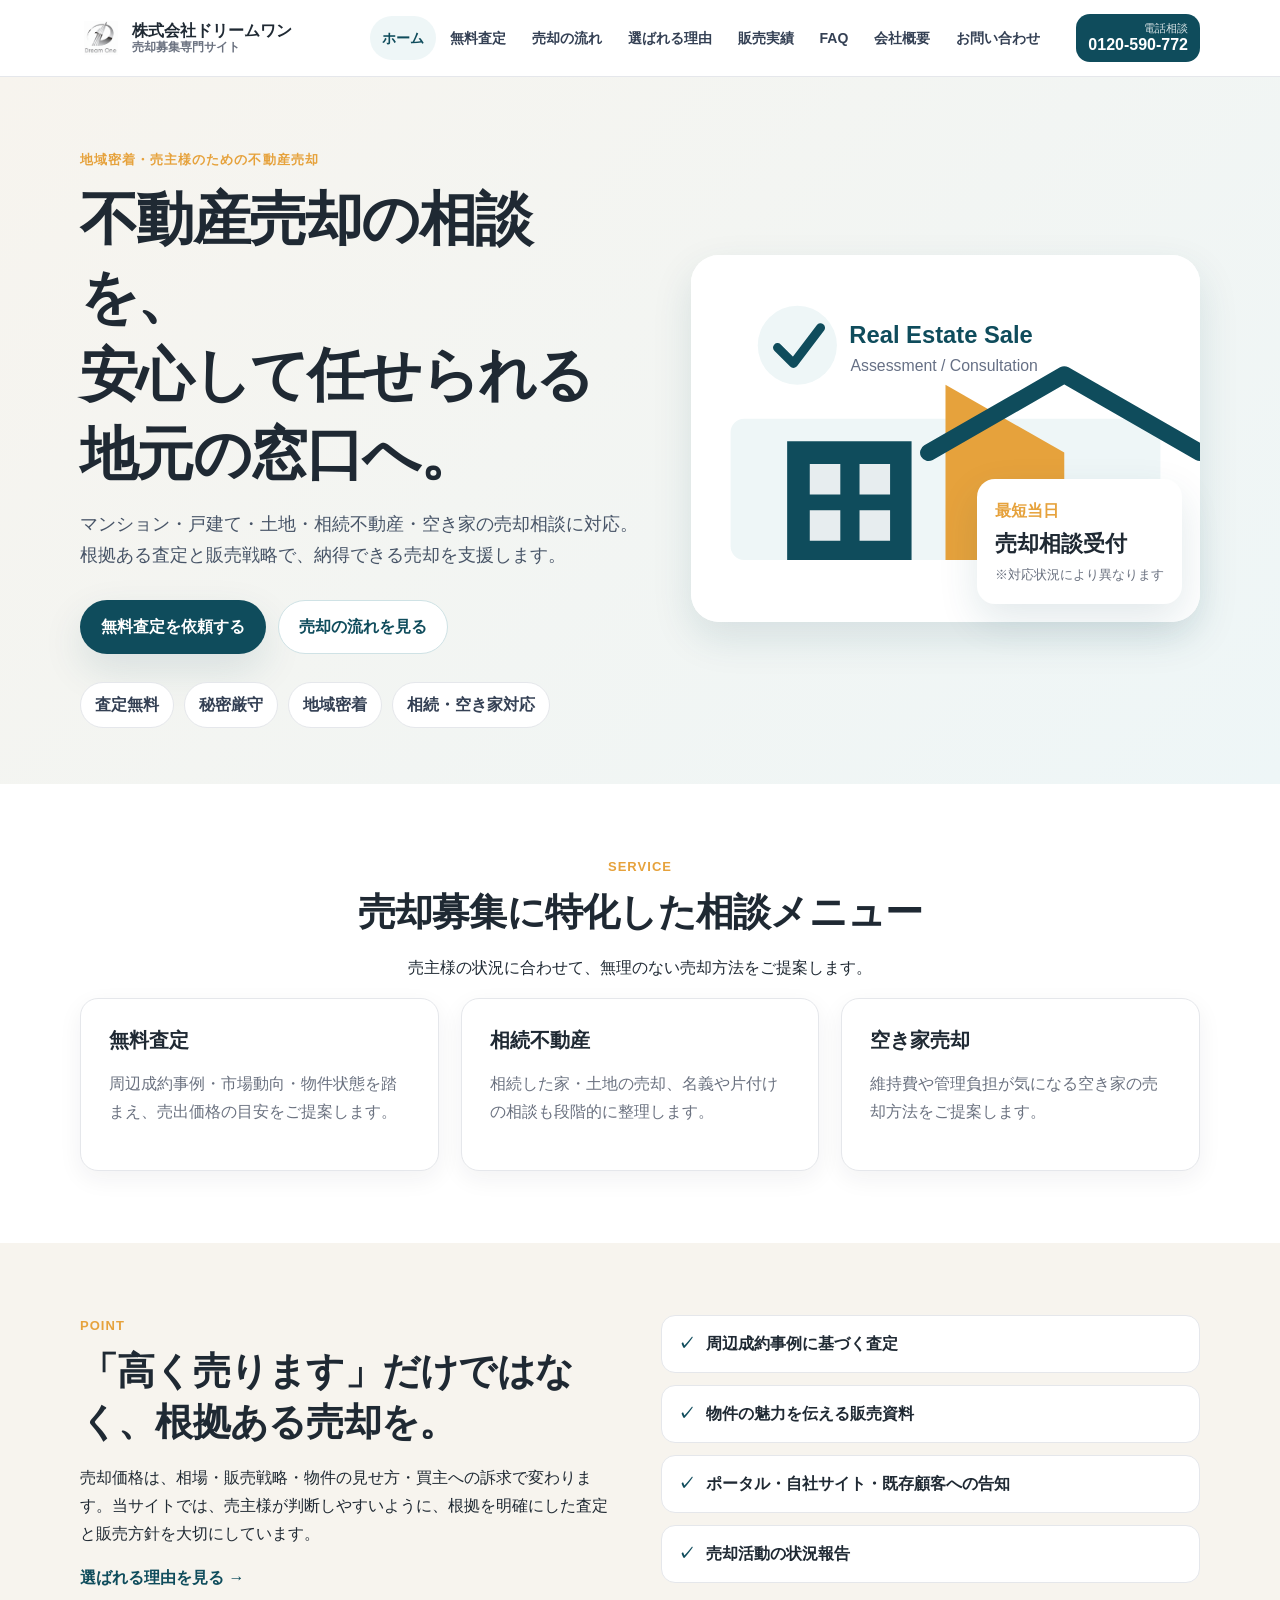
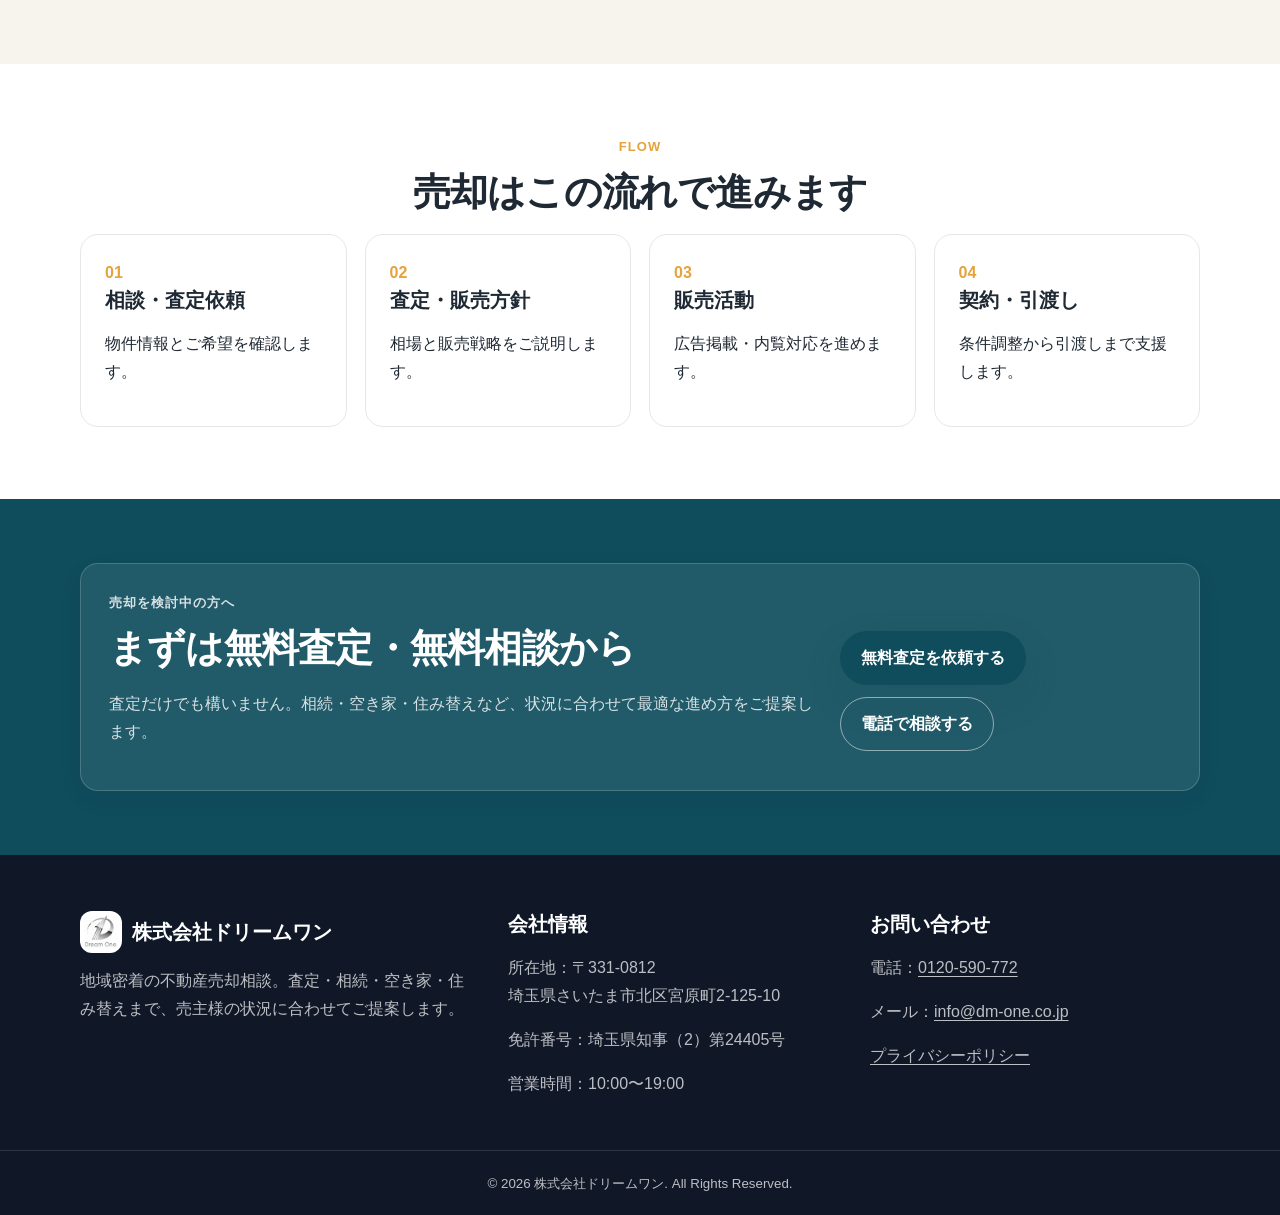
<file: index.html>
<!doctype html>
<html lang="ja">

<head>
  <meta charset="utf-8">
  <meta name="viewport" content="width=device-width, initial-scale=1">
  <title>トップ｜売却募集専門の不動産仲介</title>
  <meta name="description" content="売却募集に強い地域密着の不動産仲介。無料査定・相続・空き家・住み替えの相談に対応。">
  <meta name="format-detection" content="telephone=no">
  <meta property="og:title" content="トップ｜売却募集専門の不動産仲介">
  <meta property="og:description" content="売却募集に強い地域密着の不動産仲介。無料査定・相続・空き家・住み替えの相談に対応。">
  <meta property="og:type" content="website">
  <meta property="og:image" content="assets/img/ogp.svg">
  <link rel="icon" href="assets/img/favicon.png">
  <link rel="stylesheet" href="assets/css/style.css">
</head>

<body>
  <a class="skip-link" href="#main">本文へ移動</a>

  <header class="site-header">
    <div class="container header-inner">
      <a class="brand" href="index.html" aria-label="ホームへ">
        <span class="brand-mark brand-mark--logo">
          <img src="assets/img/logo.png" alt="会社ロゴ">
        </span>
        <span class="brand-text"><span data-config="companyName">〇〇不動産</span><small>売却募集専門サイト</small></span>
      </a>
      <button class="menu-button" type="button" aria-label="メニューを開く" aria-expanded="false" data-menu-button>
        <span></span><span></span><span></span>
      </button>
      <nav class="global-nav" data-nav>
        <a href="index.html" class="nav-link is-active">ホーム</a>
        <a href="sell.html" class="nav-link ">無料査定</a>
        <a href="flow.html" class="nav-link ">売却の流れ</a>
        <a href="reason.html" class="nav-link ">選ばれる理由</a>
        <a href="results.html" class="nav-link ">販売実績</a>
        <a href="faq.html" class="nav-link ">FAQ</a>
        <a href="company.html" class="nav-link ">会社概要</a>
        <a href="contact.html" class="nav-link ">お問い合わせ</a>
      </nav>
      <a class="header-tel" href="tel:00000000000" data-config-href="tel"><span>電話相談</span><strong
          data-config="phone">00-0000-0000</strong></a>
    </div>
  </header>
  <main id="main">

    <section class="hero">
      <div class="container hero-grid">
        <div class="hero-copy">
          <p class="eyebrow">地域密着・売主様のための不動産売却</p>
          <h1>不動産売却の相談を、<br>安心して任せられる地元の窓口へ。</h1>
          <p class="lead">マンション・戸建て・土地・相続不動産・空き家の売却相談に対応。根拠ある査定と販売戦略で、納得できる売却を支援します。</p>
          <div class="hero-actions">
            <a class="btn btn-primary" href="sell.html">無料査定を依頼する</a>
            <a class="btn btn-secondary" href="flow.html">売却の流れを見る</a>
          </div>
          <ul class="trust-list">
            <li>査定無料</li>
            <li>秘密厳守</li>
            <li>地域密着</li>
            <li>相続・空き家対応</li>
          </ul>
        </div>
        <div class="hero-panel">
          <img src="assets/img/hero.svg" alt="不動産売却相談のイメージ">
          <div class="assessment-box">
            <span>最短当日</span>
            <strong>売却相談受付</strong>
            <small>※対応状況により異なります</small>
          </div>
        </div>
      </div>
    </section>

    <section class="section">
      <div class="container section-heading">
        <p class="eyebrow">SERVICE</p>
        <h2>売却募集に特化した相談メニュー</h2>
        <p>売主様の状況に合わせて、無理のない売却方法をご提案します。</p>
      </div>
      <div class="container card-grid three">
        <article class="card">
          <h3>無料査定</h3>
          <p>周辺成約事例・市場動向・物件状態を踏まえ、売出価格の目安をご提案します。</p>
        </article>
        <article class="card">
          <h3>相続不動産</h3>
          <p>相続した家・土地の売却、名義や片付けの相談も段階的に整理します。</p>
        </article>
        <article class="card">
          <h3>空き家売却</h3>
          <p>維持費や管理負担が気になる空き家の売却方法をご提案します。</p>
        </article>
      </div>
    </section>

    <section class="section section-soft">
      <div class="container split">
        <div>
          <p class="eyebrow">POINT</p>
          <h2>「高く売ります」だけではなく、根拠ある売却を。</h2>
          <p>売却価格は、相場・販売戦略・物件の見せ方・買主への訴求で変わります。当サイトでは、売主様が判断しやすいように、根拠を明確にした査定と販売方針を大切にしています。</p>
          <a class="text-link" href="reason.html">選ばれる理由を見る →</a>
        </div>
        <div class="check-list">
          <p>周辺成約事例に基づく査定</p>
          <p>物件の魅力を伝える販売資料</p>
          <p>ポータル・自社サイト・既存顧客への告知</p>
          <p>売却活動の状況報告</p>
        </div>
      </div>
    </section>

    <section class="section">
      <div class="container section-heading">
        <p class="eyebrow">FLOW</p>
        <h2>売却はこの流れで進みます</h2>
      </div>
      <div class="container steps">
        <div><span>01</span>
          <h3>相談・査定依頼</h3>
          <p>物件情報とご希望を確認します。</p>
        </div>
        <div><span>02</span>
          <h3>査定・販売方針</h3>
          <p>相場と販売戦略をご説明します。</p>
        </div>
        <div><span>03</span>
          <h3>販売活動</h3>
          <p>広告掲載・内覧対応を進めます。</p>
        </div>
        <div><span>04</span>
          <h3>契約・引渡し</h3>
          <p>条件調整から引渡しまで支援します。</p>
        </div>
      </div>
    </section>


    <section class="cta-section">
      <div class="container cta-card">
        <div>
          <p class="eyebrow">売却を検討中の方へ</p>
          <h2>まずは無料査定・無料相談から</h2>
          <p>査定だけでも構いません。相続・空き家・住み替えなど、状況に合わせて最適な進め方をご提案します。</p>
        </div>
        <div class="cta-actions">
          <a class="btn btn-primary" href="sell.html">無料査定を依頼する</a>
          <a class="btn btn-outline" href="tel:00000000000" data-config-href="tel">電話で相談する</a>
        </div>
      </div>
    </section>

  </main>
  <footer class="site-footer">
    <div class="container footer-grid">
      <div>
        <div class="footer-brand"><span class="brand-mark brand-mark--logo">
            <img src="assets/img/logo.png" alt="会社ロゴ">
          </span><span data-config="companyName">〇〇不動産</span></div>
        <p class="muted">地域密着の不動産売却相談。査定・相続・空き家・住み替えまで、売主様の状況に合わせてご提案します。</p>
      </div>
      <div>
        <h3>会社情報</h3>
        <p>所在地：<span data-config="address">〇〇県〇〇市〇〇町0-0-0</span></p>
        <p>免許番号：<span data-config="license">〇〇県知事（0）第00000号</span></p>
        <p>営業時間：<span data-config="hours">9:00〜18:00</span></p>
      </div>
      <div>
        <h3>お問い合わせ</h3>
        <p>電話：<a href="tel:00000000000" data-config-href="tel" data-config="phone">00-0000-0000</a></p>
        <p>メール：<a href="mailto:info@example.com" data-config-href="email" data-config="email">info@example.com</a></p>
        <p><a href="privacy.html">プライバシーポリシー</a></p>
      </div>
    </div>
    <div class="footer-bottom">
      <small>© <span data-config="year"></span> <span data-config="companyName">〇〇不動産</span>. All Rights
        Reserved.</small>
    </div>
  </footer>
  <div class="floating-cta" aria-label="固定問い合わせ導線">
    <a href="tel:00000000000" data-config-href="tel">電話</a>
    <a href="contact.html">査定</a>
  </div>

  <script src="assets/js/site-config.js"></script>
  <script src="assets/js/main.js"></script>
</body>

</html>
</file>
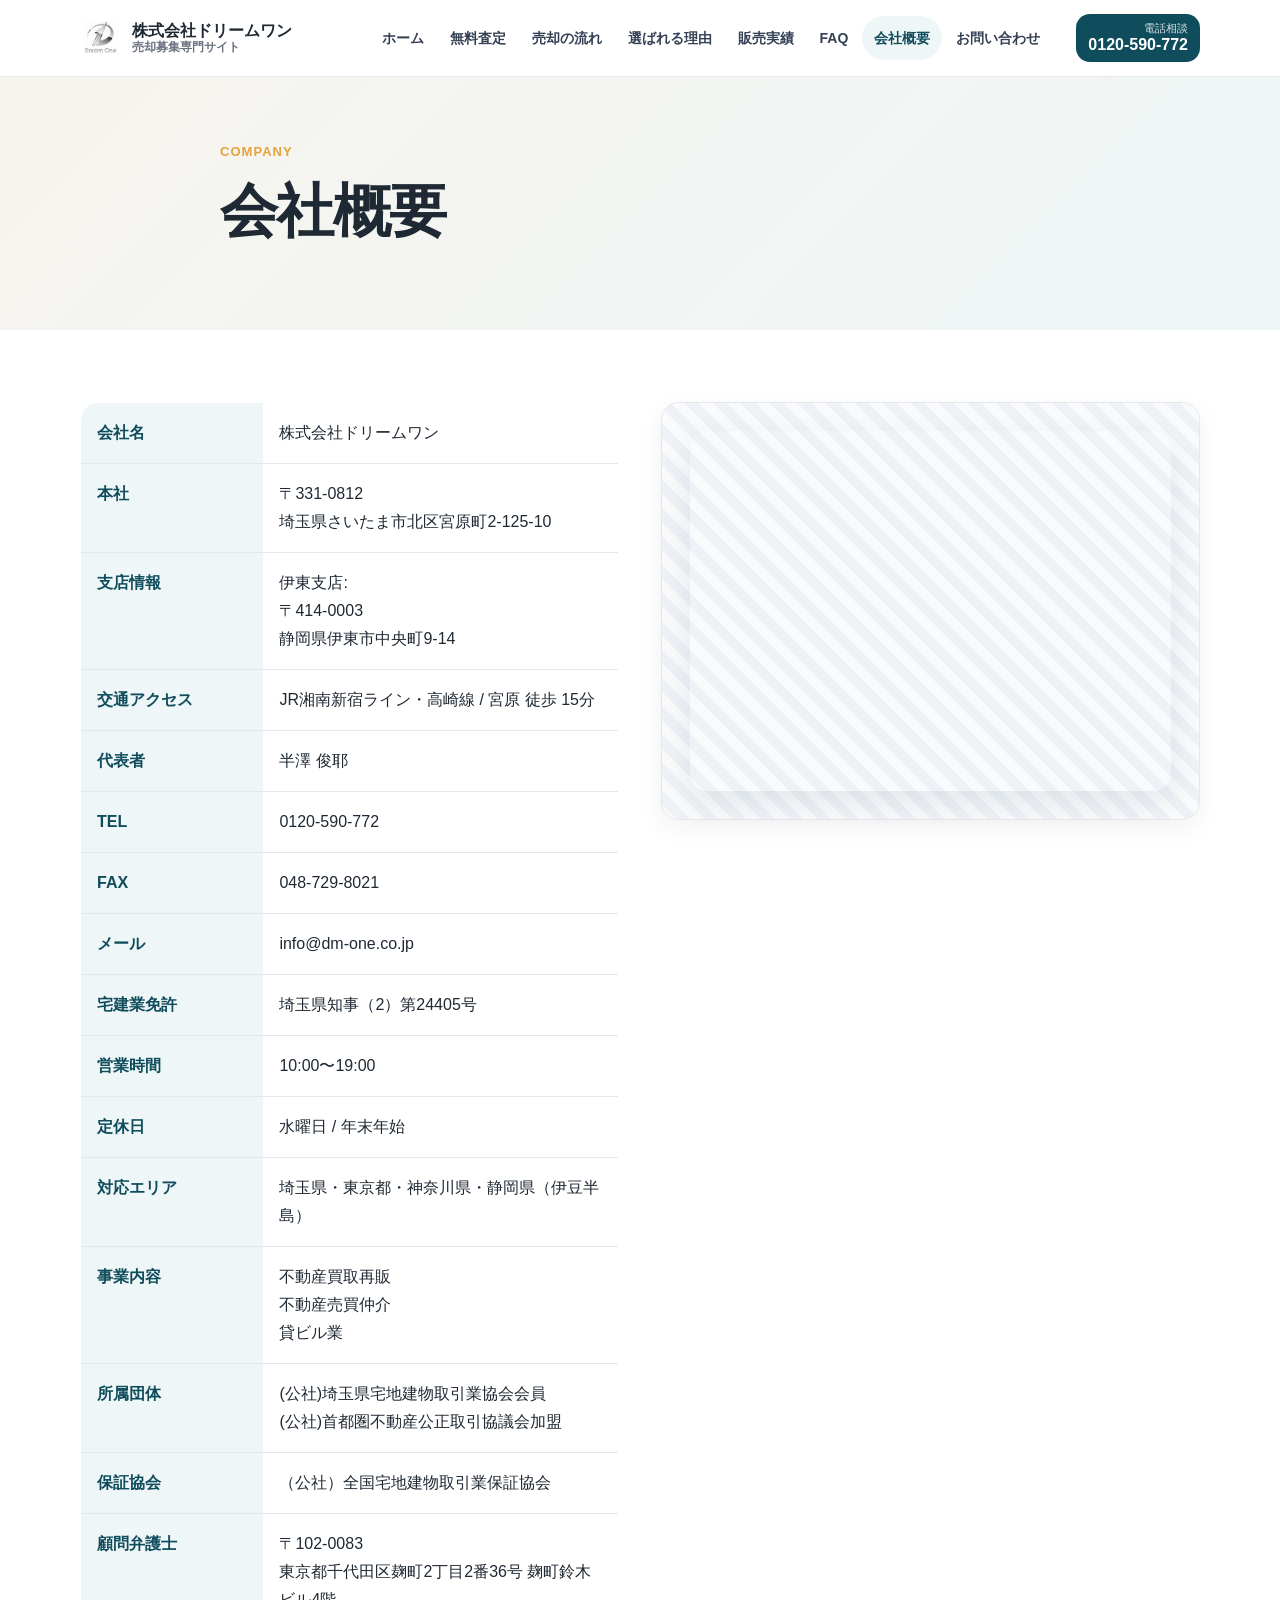
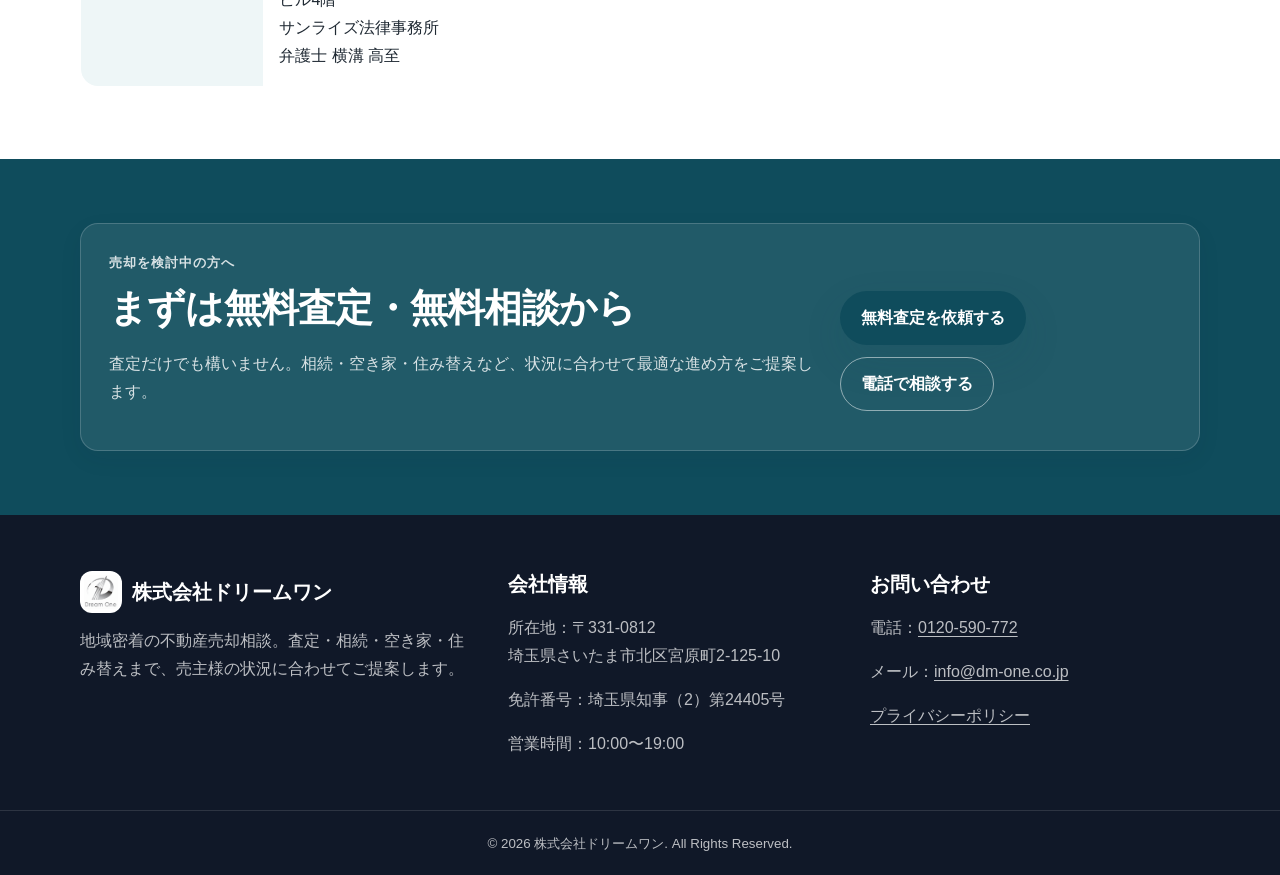
<file: company.html>
<!doctype html>
<html lang="ja">

<head>
  <meta charset="utf-8">
  <meta name="viewport" content="width=device-width, initial-scale=1">
  <title>会社概要｜売却募集専門の不動産仲介</title>
  <meta name="description" content="不動産売却相談に対応する会社概要、所在地、免許番号、対応エリアを掲載。">
  <meta name="format-detection" content="telephone=no">
  <meta property="og:title" content="会社概要｜売却募集専門の不動産仲介">
  <meta property="og:description" content="不動産売却相談に対応する会社概要、所在地、免許番号、対応エリアを掲載。">
  <meta property="og:type" content="website">
  <meta property="og:image" content="assets/img/ogp.svg">
  <link rel="icon" href="assets/img/favicon.png" type="image/svg+xml">
  <link rel="stylesheet" href="assets/css/style.css">
</head>

<body>
  <a class="skip-link" href="#main">本文へ移動</a>

  <header class="site-header">
    <div class="container header-inner">
      <a class="brand" href="index.html" aria-label="ホームへ">
        <span class="brand-mark brand-mark--logo">
          <img src="assets/img/logo.png" alt="会社ロゴ">
        </span>
        <span class="brand-text"><span data-config="companyName">〇〇不動産</span><small>売却募集専門サイト</small></span>
      </a>
      <button class="menu-button" type="button" aria-label="メニューを開く" aria-expanded="false" data-menu-button>
        <span></span><span></span><span></span>
      </button>
      <nav class="global-nav" data-nav>
        <a href="index.html" class="nav-link ">ホーム</a>
        <a href="sell.html" class="nav-link ">無料査定</a>
        <a href="flow.html" class="nav-link ">売却の流れ</a>
        <a href="reason.html" class="nav-link ">選ばれる理由</a>
        <a href="results.html" class="nav-link ">販売実績</a>
        <a href="faq.html" class="nav-link ">FAQ</a>
        <a href="company.html" class="nav-link is-active">会社概要</a>
        <a href="contact.html" class="nav-link ">お問い合わせ</a>
      </nav>
      <a class="header-tel" href="tel:00000000000" data-config-href="tel"><span>電話相談</span><strong
          data-config="phone">00-0000-0000</strong></a>
    </div>
  </header>
  <main id="main">

    <section class="page-hero">
      <div class="container">
        <p class="eyebrow">COMPANY</p>
        <h1>会社概要</h1>
      </div>
    </section>
    <section class="section">
      <div class="container split">
        <div>
          <table class="company-table">
            <tr>
              <th>会社名</th>
              <td data-config="companyName">〇〇不動産</td>
            </tr>
            <tr>
              <th>本社</th>
              <td data-config="address">〇〇県〇〇市〇〇町0-0-0</td>
            </tr>
            <tr>
              <th>支店情報</th>
              <td data-config="branchInfo">〇〇県〇〇市〇〇町0-0-0</td>
            </tr>
            <tr>
              <th>交通アクセス</th>
              <td data-config="access">〇〇線〇〇 徒歩 〇〇分</td>
            </tr>
            <tr>
              <th>代表者</th>
              <td data-config="president">〇〇 〇〇</td>
            </tr>
            <tr>
              <th>TEL</th>
              <td data-config="phone">00-0000-0000</td>
            </tr>
            <tr>
              <th>FAX</th>
              <td data-config="fax">00-0000-0000</td>
            </tr>
            <tr>
              <th>メール</th>
              <td data-config="email">info@example.com</td>
            </tr>
            <tr>
              <th>宅建業免許</th>
              <td data-config="license">〇〇県知事（0）第00000号</td>
            </tr>
            <tr>
              <th>営業時間</th>
              <td data-config="hours">9:00〜18:00</td>
            </tr>
            <tr>
              <th>定休日</th>
              <td data-config="closedDays">水曜日 / 年末年始</td>
            </tr>
            <tr>
              <th>対応エリア</th>
              <td data-config="area">〇〇市・周辺エリア</td>
            </tr>
            <tr>
              <th>事業内容</th>
              <td data-config="businessDescription">〇〇</td>
            </tr>
            <tr>
              <th>所属団体</th>
              <td data-config="associations">〇〇</td>
            </tr>
            <tr>
              <th>保証協会</th>
              <td data-config="guaranteeAssociation">〇〇</td>
            </tr>
            <tr>
              <th>顧問弁護士
              </th>
              <td data-config="legalAdvisor">〇〇</td>
            </tr>
          </table>
        </div>
        <div class="map-placeholder">
          <div class="map-wrap">
            <iframe src="https://www.google.com/maps?q=埼玉県さいたま市北区宮原町2-125-10&output=embed" width="100%" height="360"
              style="border:0;" allowfullscreen="" loading="lazy" referrerpolicy="no-referrer-when-downgrade">
            </iframe>
          </div>
        </div>
      </div>
    </section>

    <section class="cta-section">
      <div class="container cta-card">
        <div>
          <p class="eyebrow">売却を検討中の方へ</p>
          <h2>まずは無料査定・無料相談から</h2>
          <p>査定だけでも構いません。相続・空き家・住み替えなど、状況に合わせて最適な進め方をご提案します。</p>
        </div>
        <div class="cta-actions">
          <a class="btn btn-primary" href="sell.html">無料査定を依頼する</a>
          <a class="btn btn-outline" href="tel:00000000000" data-config-href="tel">電話で相談する</a>
        </div>
      </div>
    </section>

  </main>
  <footer class="site-footer">
    <div class="container footer-grid">
      <div>
        <div class="footer-brand"><span class="brand-mark brand-mark--logo">
            <img src="assets/img/logo.png" alt="会社ロゴ">
          </span><span data-config="companyName">〇〇不動産</span></div>
        <p class="muted">地域密着の不動産売却相談。査定・相続・空き家・住み替えまで、売主様の状況に合わせてご提案します。</p>
      </div>
      <div>
        <h3>会社情報</h3>
        <p>所在地：<span data-config="address">〇〇県〇〇市〇〇町0-0-0</span></p>
        <p>免許番号：<span data-config="license">〇〇県知事（0）第00000号</span></p>
        <p>営業時間：<span data-config="hours">9:00〜18:00</span></p>
      </div>
      <div>
        <h3>お問い合わせ</h3>
        <p>電話：<a href="tel:00000000000" data-config-href="tel" data-config="phone">00-0000-0000</a></p>
        <p>メール：<a href="mailto:info@example.com" data-config-href="email" data-config="email">info@example.com</a></p>
        <p><a href="privacy.html">プライバシーポリシー</a></p>
      </div>
    </div>
    <div class="footer-bottom">
      <small>© <span data-config="year"></span> <span data-config="companyName">〇〇不動産</span>. All Rights
        Reserved.</small>
    </div>
  </footer>
  <div class="floating-cta" aria-label="固定問い合わせ導線">
    <a href="tel:00000000000" data-config-href="tel">電話</a>
    <a href="contact.html">査定</a>
  </div>

  <script src="assets/js/site-config.js"></script>
  <script src="assets/js/main.js"></script>
</body>

</html>
</file>
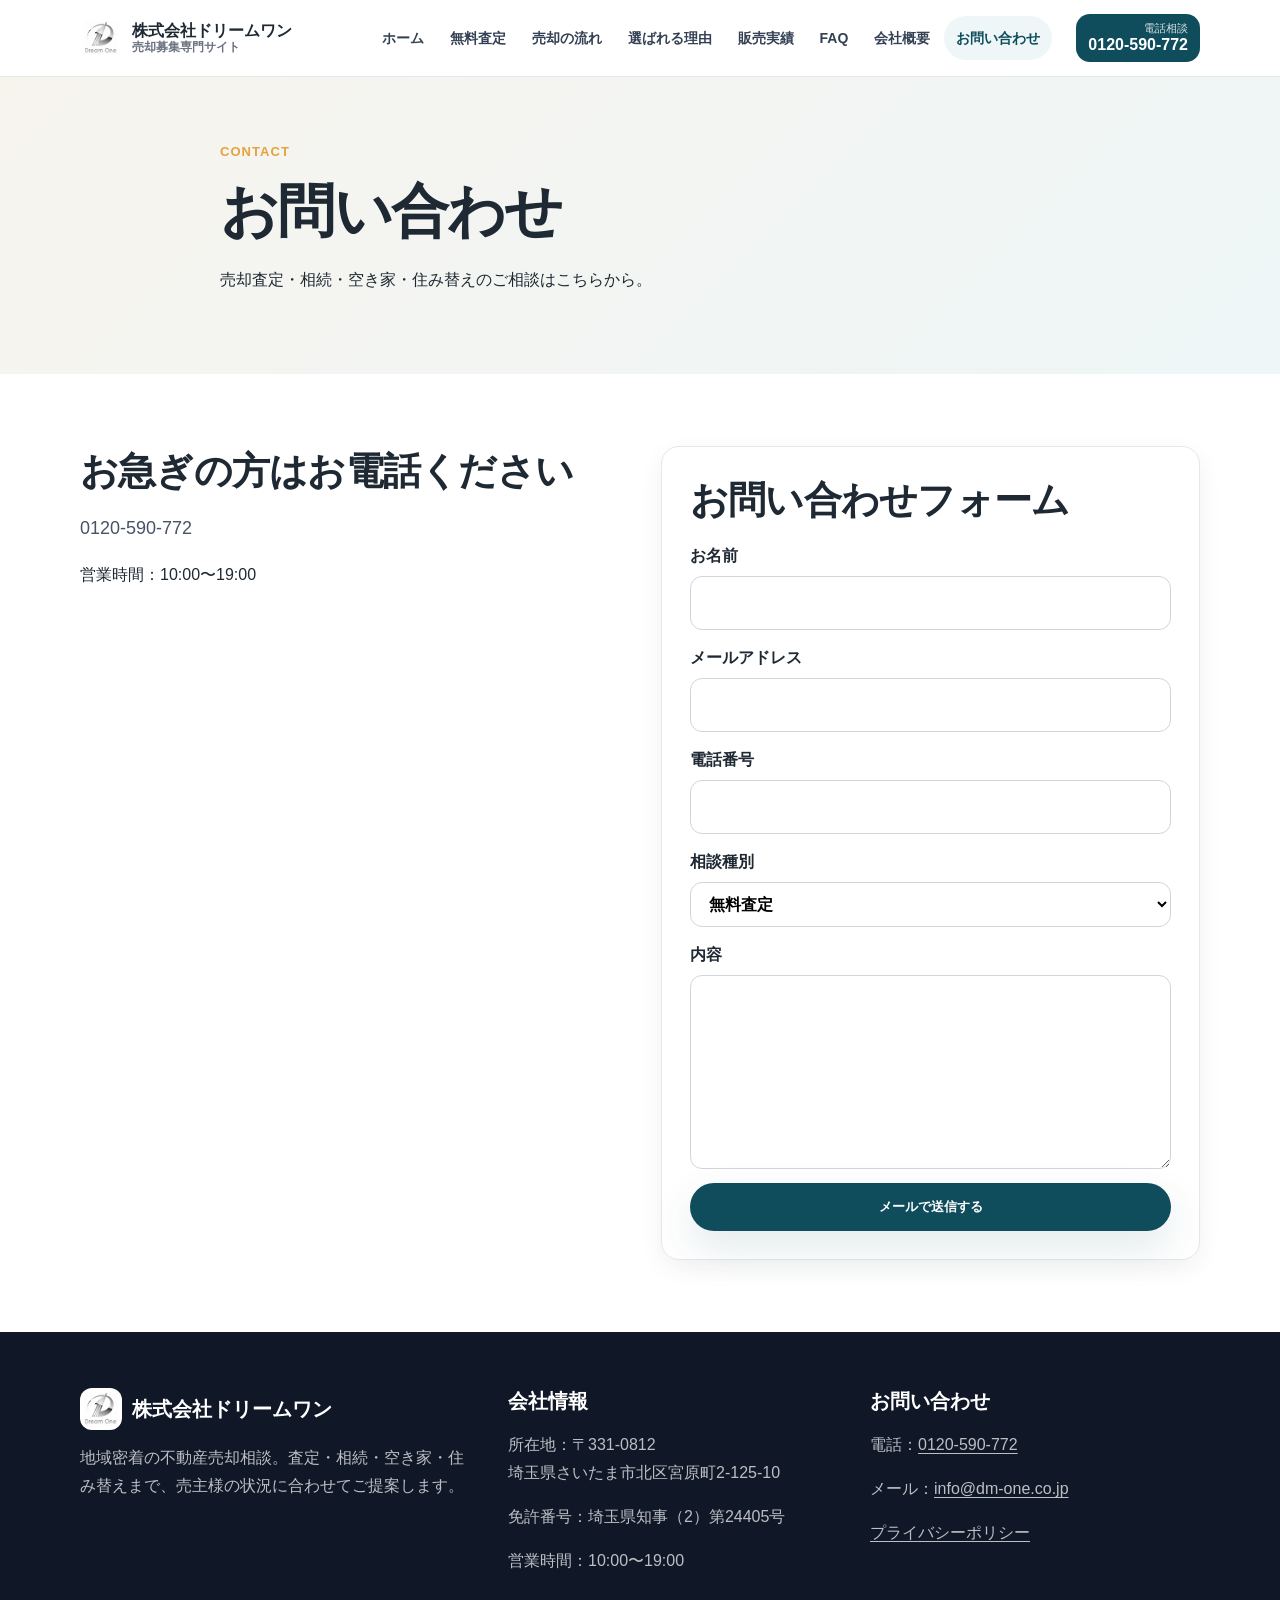
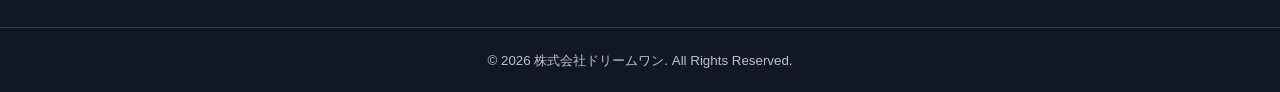
<file: contact.html>
<!doctype html>
<html lang="ja">

<head>
  <meta charset="utf-8">
  <meta name="viewport" content="width=device-width, initial-scale=1">
  <title>お問い合わせ｜売却募集専門の不動産仲介</title>
  <meta name="description" content="不動産売却・無料査定・相続・空き家に関するお問い合わせフォーム。">
  <meta name="format-detection" content="telephone=no">
  <meta property="og:title" content="お問い合わせ｜売却募集専門の不動産仲介">
  <meta property="og:description" content="不動産売却・無料査定・相続・空き家に関するお問い合わせフォーム。">
  <meta property="og:type" content="website">
  <meta property="og:image" content="assets/img/ogp.svg">
  <link rel="icon" href="assets/img/favicon.png" type="image/svg+xml">
  <link rel="stylesheet" href="assets/css/style.css">
</head>

<body>
  <a class="skip-link" href="#main">本文へ移動</a>

  <header class="site-header">
    <div class="container header-inner">
      <a class="brand" href="index.html" aria-label="ホームへ">
        <span class="brand-mark brand-mark--logo">
          <img src="assets/img/logo.png" alt="会社ロゴ">
        </span>
        <span class="brand-text"><span data-config="companyName">〇〇不動産</span><small>売却募集専門サイト</small></span>
      </a>
      <button class="menu-button" type="button" aria-label="メニューを開く" aria-expanded="false" data-menu-button>
        <span></span><span></span><span></span>
      </button>
      <nav class="global-nav" data-nav>
        <a href="index.html" class="nav-link ">ホーム</a>
        <a href="sell.html" class="nav-link ">無料査定</a>
        <a href="flow.html" class="nav-link ">売却の流れ</a>
        <a href="reason.html" class="nav-link ">選ばれる理由</a>
        <a href="results.html" class="nav-link ">販売実績</a>
        <a href="faq.html" class="nav-link ">FAQ</a>
        <a href="company.html" class="nav-link ">会社概要</a>
        <a href="contact.html" class="nav-link is-active">お問い合わせ</a>
      </nav>
      <a class="header-tel" href="tel:00000000000" data-config-href="tel"><span>電話相談</span><strong
          data-config="phone">00-0000-0000</strong></a>
    </div>
  </header>
  <main id="main">

    <section class="page-hero">
      <div class="container">
        <p class="eyebrow">CONTACT</p>
        <h1>お問い合わせ</h1>
        <p>売却査定・相続・空き家・住み替えのご相談はこちらから。</p>
      </div>
    </section>
    <section class="section">
      <div class="container split">
        <div>
          <h2>お急ぎの方はお電話ください</h2>
          <p class="lead"><a href="tel:00000000000" data-config-href="tel" data-config="phone">00-0000-0000</a></p>
          <p>営業時間：<span data-config="hours">9:00〜18:00</span></p>
        </div>
        <div class="form-card">
          <h2>お問い合わせフォーム</h2>
          <form class="contact-form" data-contact-form>
            <label>お名前<input name="name" required></label>
            <label>メールアドレス<input name="email" type="email" required></label>
            <label>電話番号<input name="tel"></label>
            <label>相談種別<select name="type">
                <option>無料査定</option>
                <option>相続不動産</option>
                <option>空き家</option>
                <option>住み替え</option>
                <option>その他</option>
              </select></label>
            <label>内容<textarea name="message" rows="6" required></textarea></label>
            <button class="btn btn-primary" type="submit">メールで送信する</button>
          </form>
        </div>
      </div>
    </section>

  </main>
  <footer class="site-footer">
    <div class="container footer-grid">
      <div>
        <div class="footer-brand"><span class="brand-mark brand-mark--logo">
            <img src="assets/img/logo.png" alt="会社ロゴ">
          </span><span data-config="companyName">〇〇不動産</span></div>
        <p class="muted">地域密着の不動産売却相談。査定・相続・空き家・住み替えまで、売主様の状況に合わせてご提案します。</p>
      </div>
      <div>
        <h3>会社情報</h3>
        <p>所在地：<span data-config="address">〇〇県〇〇市〇〇町0-0-0</span></p>
        <p>免許番号：<span data-config="license">〇〇県知事（0）第00000号</span></p>
        <p>営業時間：<span data-config="hours">9:00〜18:00</span></p>
      </div>
      <div>
        <h3>お問い合わせ</h3>
        <p>電話：<a href="tel:00000000000" data-config-href="tel" data-config="phone">00-0000-0000</a></p>
        <p>メール：<a href="mailto:info@example.com" data-config-href="email" data-config="email">info@example.com</a></p>
        <p><a href="privacy.html">プライバシーポリシー</a></p>
      </div>
    </div>
    <div class="footer-bottom">
      <small>© <span data-config="year"></span> <span data-config="companyName">〇〇不動産</span>. All Rights
        Reserved.</small>
    </div>
  </footer>
  <div class="floating-cta" aria-label="固定問い合わせ導線">
    <a href="tel:00000000000" data-config-href="tel">電話</a>
    <a href="contact.html">査定</a>
  </div>

  <script src="assets/js/site-config.js"></script>
  <script src="assets/js/main.js"></script>
</body>

</html>
</file>
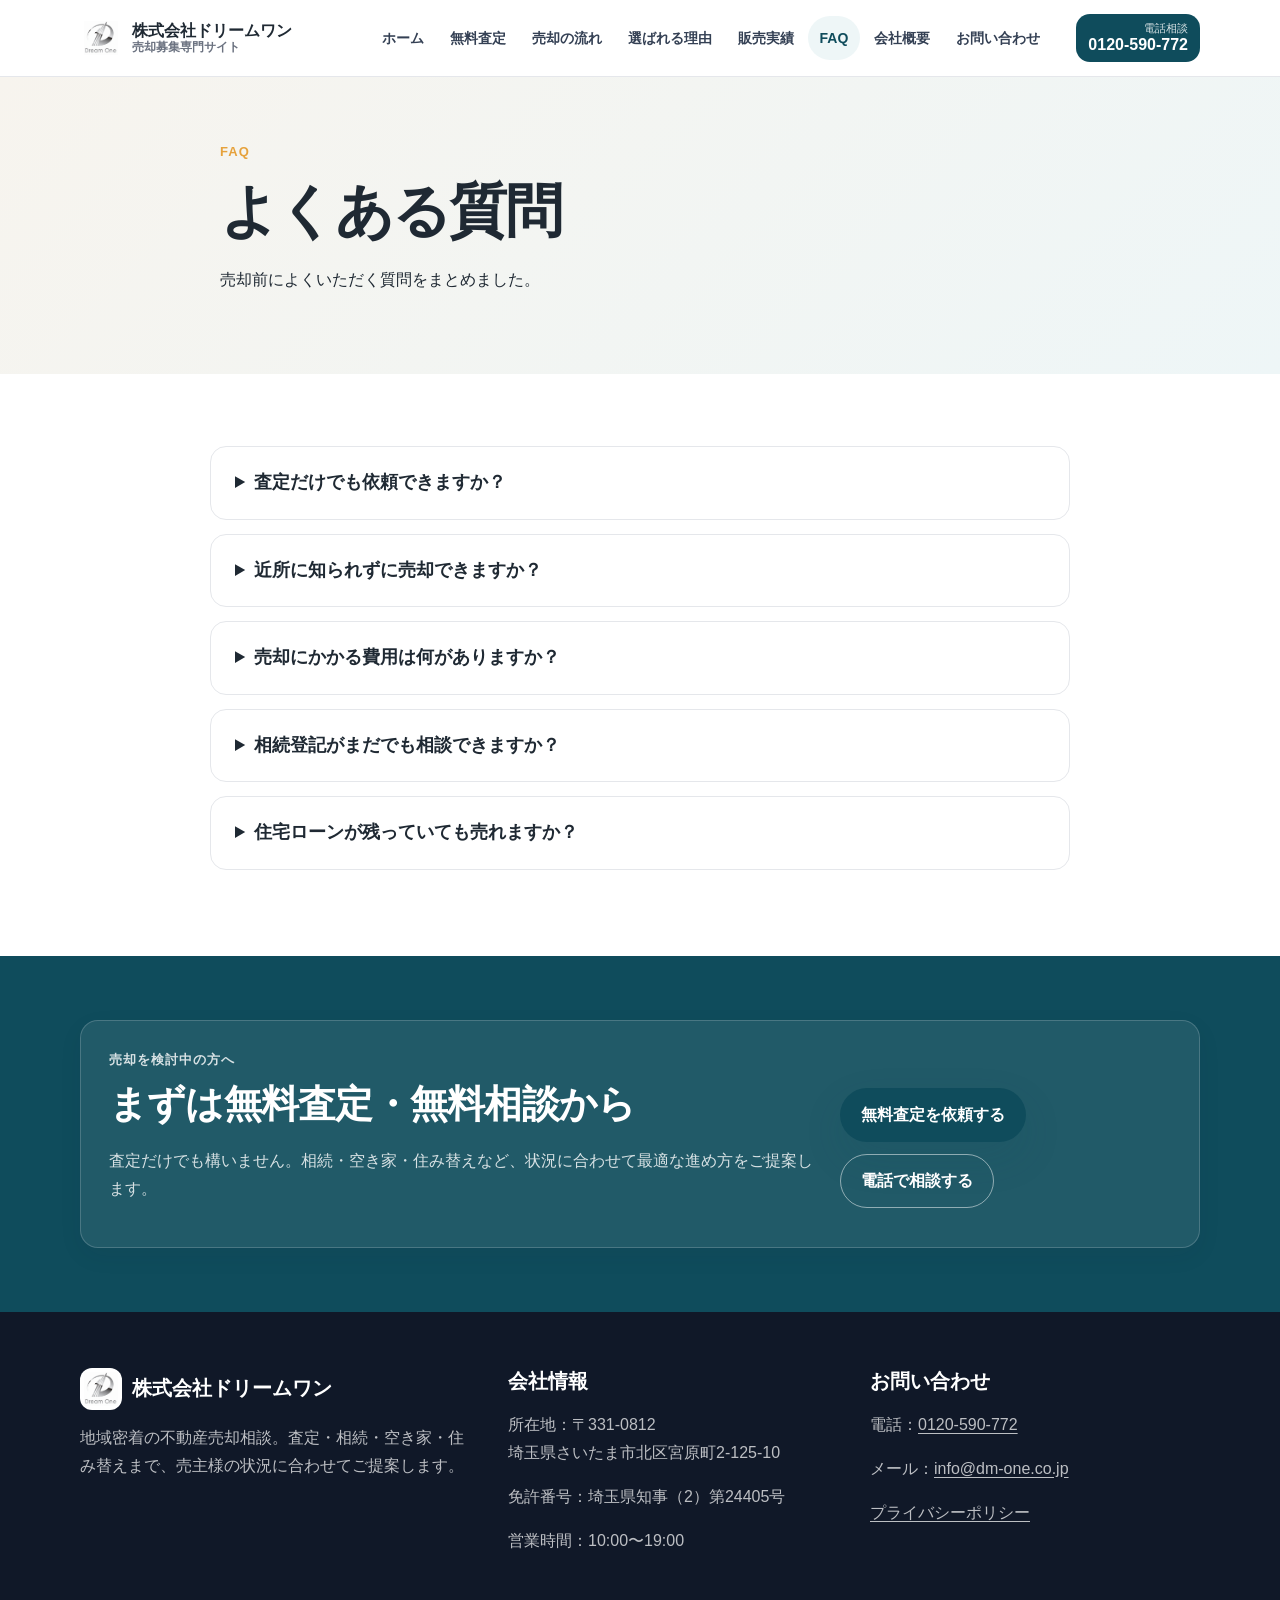
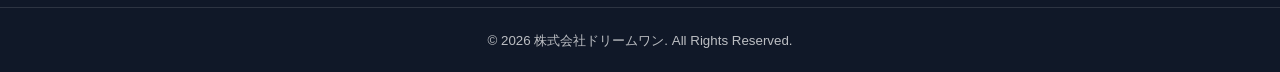
<file: faq.html>
<!doctype html>
<html lang="ja">

<head>
  <meta charset="utf-8">
  <meta name="viewport" content="width=device-width, initial-scale=1">
  <title>よくある質問｜売却募集専門の不動産仲介</title>
  <meta name="description" content="不動産売却、査定、費用、相続、空き家、住み替えに関するよくある質問。">
  <meta name="format-detection" content="telephone=no">
  <meta property="og:title" content="よくある質問｜売却募集専門の不動産仲介">
  <meta property="og:description" content="不動産売却、査定、費用、相続、空き家、住み替えに関するよくある質問。">
  <meta property="og:type" content="website">
  <meta property="og:image" content="assets/img/ogp.svg">
  <link rel="icon" href="assets/img/favicon.png" type="image/svg+xml">
  <link rel="stylesheet" href="assets/css/style.css">
</head>

<body>
  <a class="skip-link" href="#main">本文へ移動</a>

  <header class="site-header">
    <div class="container header-inner">
      <a class="brand" href="index.html" aria-label="ホームへ">
        <span class="brand-mark brand-mark--logo">
          <img src="assets/img/logo.png" alt="会社ロゴ">
        </span>
        <span class="brand-text"><span data-config="companyName">〇〇不動産</span><small>売却募集専門サイト</small></span>
      </a>
      <button class="menu-button" type="button" aria-label="メニューを開く" aria-expanded="false" data-menu-button>
        <span></span><span></span><span></span>
      </button>
      <nav class="global-nav" data-nav>
        <a href="index.html" class="nav-link ">ホーム</a>
        <a href="sell.html" class="nav-link ">無料査定</a>
        <a href="flow.html" class="nav-link ">売却の流れ</a>
        <a href="reason.html" class="nav-link ">選ばれる理由</a>
        <a href="results.html" class="nav-link ">販売実績</a>
        <a href="faq.html" class="nav-link is-active">FAQ</a>
        <a href="company.html" class="nav-link ">会社概要</a>
        <a href="contact.html" class="nav-link ">お問い合わせ</a>
      </nav>
      <a class="header-tel" href="tel:00000000000" data-config-href="tel"><span>電話相談</span><strong
          data-config="phone">00-0000-0000</strong></a>
    </div>
  </header>
  <main id="main">

    <section class="page-hero">
      <div class="container">
        <p class="eyebrow">FAQ</p>
        <h1>よくある質問</h1>
        <p>売却前によくいただく質問をまとめました。</p>
      </div>
    </section>
    <section class="section">
      <div class="container faq-list">
        <details>
          <summary>査定だけでも依頼できますか？</summary>
          <p>はい。売却を決めていない段階でも、相場確認としてご相談いただけます。</p>
        </details>
        <details>
          <summary>近所に知られずに売却できますか？</summary>
          <p>広告範囲を調整するなど、事情に合わせた販売方法をご提案します。</p>
        </details>
        <details>
          <summary>売却にかかる費用は何がありますか？</summary>
          <p>仲介手数料、登記費用、印紙代、測量費、解体費などが考えられます。物件状況により異なります。</p>
        </details>
        <details>
          <summary>相続登記がまだでも相談できますか？</summary>
          <p>はい。必要な手続きの整理からご相談いただけます。専門家との連携が必要な場合もあります。</p>
        </details>
        <details>
          <summary>住宅ローンが残っていても売れますか？</summary>
          <p>売却代金で完済できるかを確認し、金融機関との手続きも含めて進め方を整理します。</p>
        </details>
      </div>
    </section>

    <section class="cta-section">
      <div class="container cta-card">
        <div>
          <p class="eyebrow">売却を検討中の方へ</p>
          <h2>まずは無料査定・無料相談から</h2>
          <p>査定だけでも構いません。相続・空き家・住み替えなど、状況に合わせて最適な進め方をご提案します。</p>
        </div>
        <div class="cta-actions">
          <a class="btn btn-primary" href="sell.html">無料査定を依頼する</a>
          <a class="btn btn-outline" href="tel:00000000000" data-config-href="tel">電話で相談する</a>
        </div>
      </div>
    </section>

  </main>
  <footer class="site-footer">
    <div class="container footer-grid">
      <div>
        <div class="footer-brand"><span class="brand-mark brand-mark--logo">
            <img src="assets/img/logo.png" alt="会社ロゴ">
          </span><span data-config="companyName">〇〇不動産</span></div>
        <p class="muted">地域密着の不動産売却相談。査定・相続・空き家・住み替えまで、売主様の状況に合わせてご提案します。</p>
      </div>
      <div>
        <h3>会社情報</h3>
        <p>所在地：<span data-config="address">〇〇県〇〇市〇〇町0-0-0</span></p>
        <p>免許番号：<span data-config="license">〇〇県知事（0）第00000号</span></p>
        <p>営業時間：<span data-config="hours">9:00〜18:00</span></p>
      </div>
      <div>
        <h3>お問い合わせ</h3>
        <p>電話：<a href="tel:00000000000" data-config-href="tel" data-config="phone">00-0000-0000</a></p>
        <p>メール：<a href="mailto:info@example.com" data-config-href="email" data-config="email">info@example.com</a></p>
        <p><a href="privacy.html">プライバシーポリシー</a></p>
      </div>
    </div>
    <div class="footer-bottom">
      <small>© <span data-config="year"></span> <span data-config="companyName">〇〇不動産</span>. All Rights
        Reserved.</small>
    </div>
  </footer>
  <div class="floating-cta" aria-label="固定問い合わせ導線">
    <a href="tel:00000000000" data-config-href="tel">電話</a>
    <a href="contact.html">査定</a>
  </div>

  <script src="assets/js/site-config.js"></script>
  <script src="assets/js/main.js"></script>
</body>

</html>
</file>
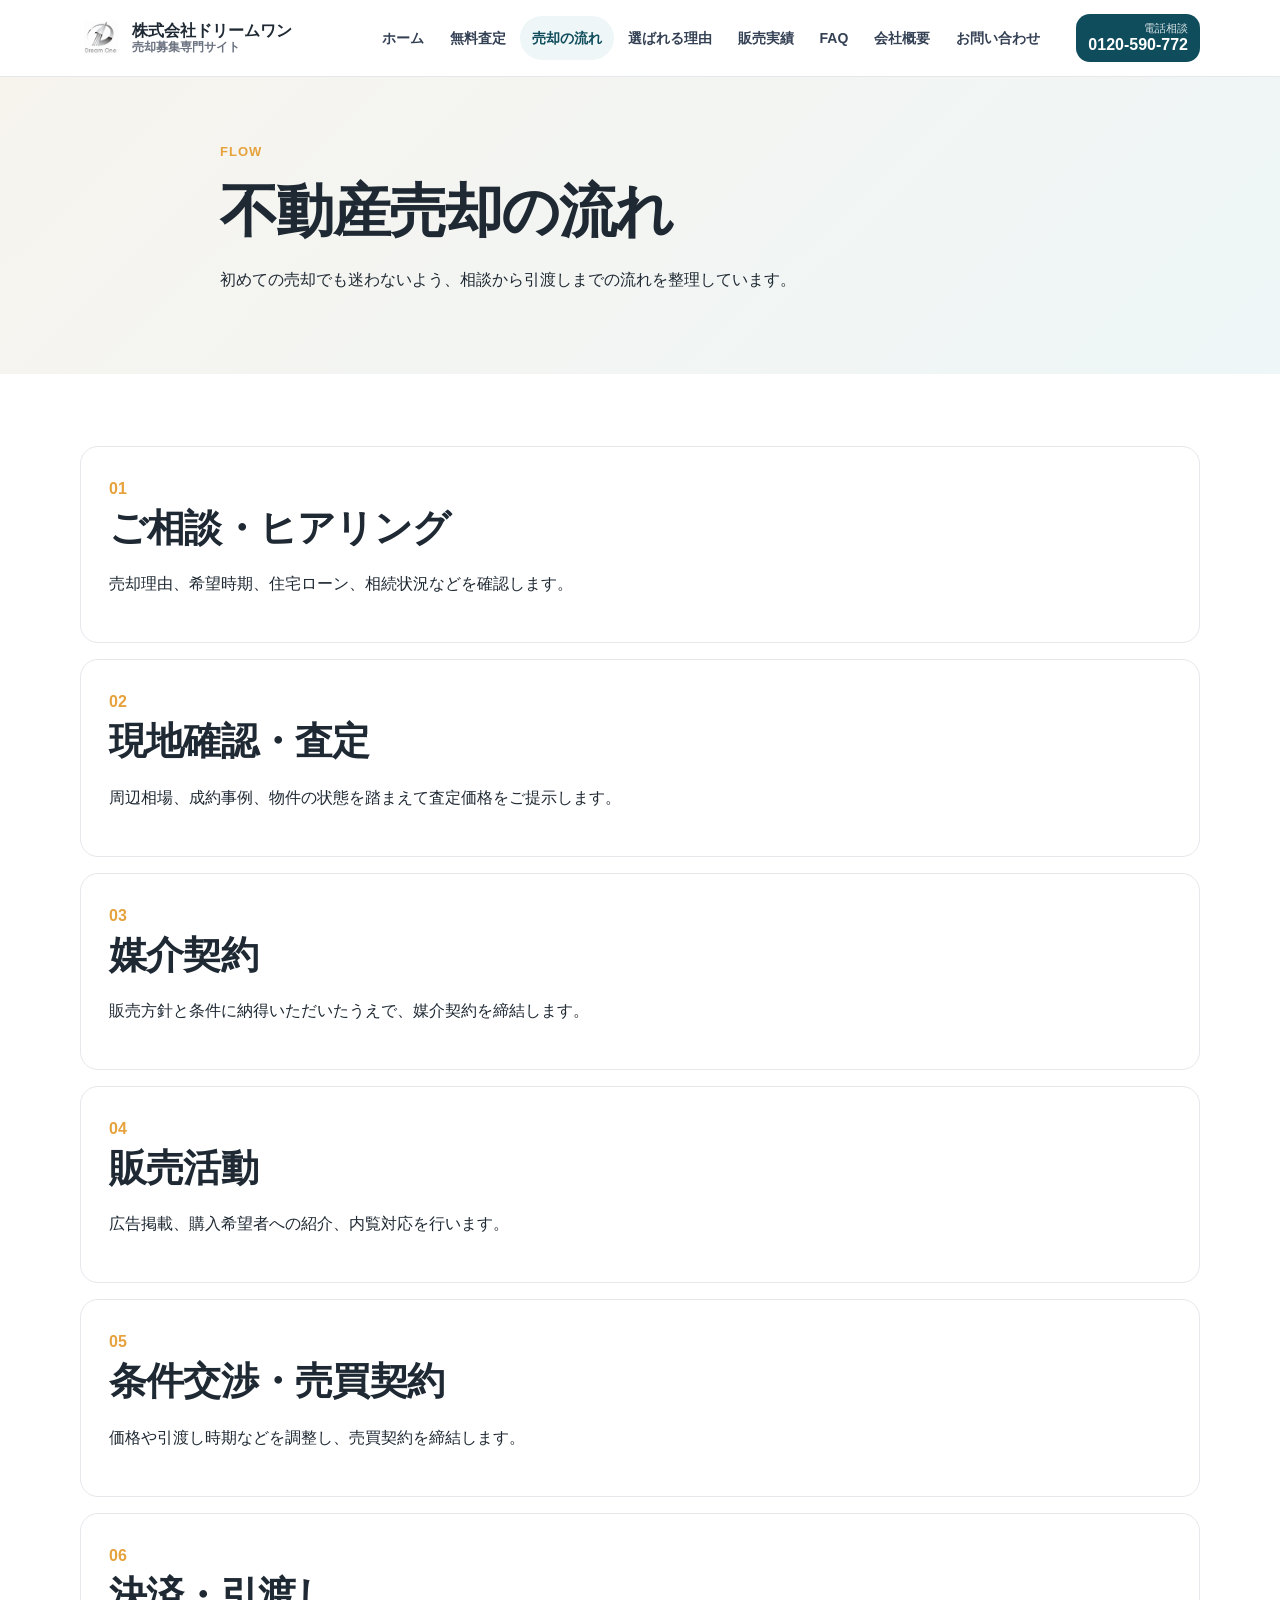
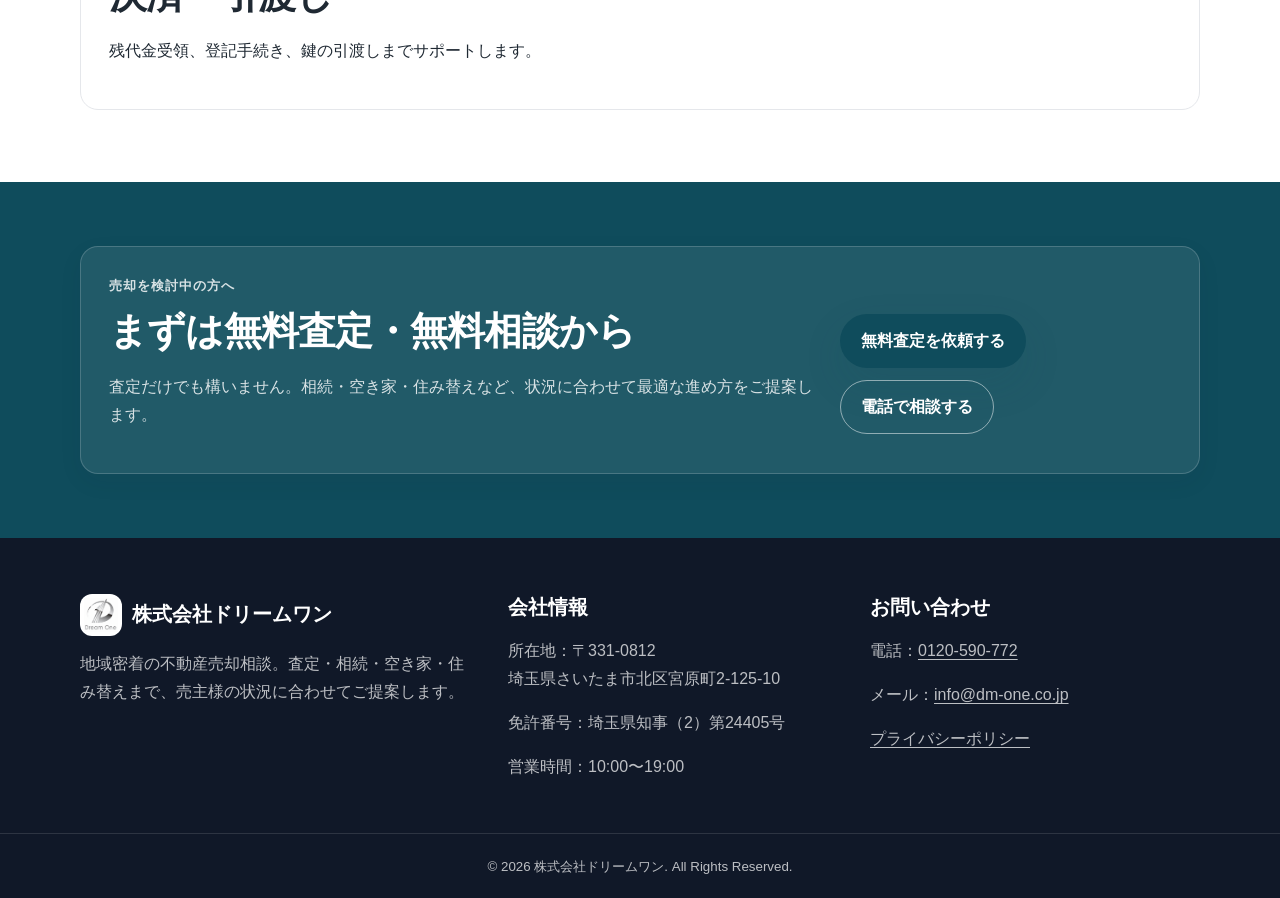
<file: flow.html>
<!doctype html>
<html lang="ja">

<head>
  <meta charset="utf-8">
  <meta name="viewport" content="width=device-width, initial-scale=1">
  <title>売却の流れ｜売却募集専門の不動産仲介</title>
  <meta name="description" content="不動産売却の相談から査定、媒介契約、販売活動、契約、引渡しまでの流れをわかりやすく解説。">
  <meta name="format-detection" content="telephone=no">
  <meta property="og:title" content="売却の流れ｜売却募集専門の不動産仲介">
  <meta property="og:description" content="不動産売却の相談から査定、媒介契約、販売活動、契約、引渡しまでの流れをわかりやすく解説。">
  <meta property="og:type" content="website">
  <meta property="og:image" content="assets/img/ogp.svg">
  <link rel="icon" href="assets/img/favicon.png" type="image/svg+xml">
  <link rel="stylesheet" href="assets/css/style.css">
</head>

<body>
  <a class="skip-link" href="#main">本文へ移動</a>

  <header class="site-header">
    <div class="container header-inner">
      <a class="brand" href="index.html" aria-label="ホームへ">
        <span class="brand-mark brand-mark--logo">
          <img src="assets/img/logo.png" alt="会社ロゴ">
        </span>
        <span class="brand-text"><span data-config="companyName">〇〇不動産</span><small>売却募集専門サイト</small></span>
      </a>
      <button class="menu-button" type="button" aria-label="メニューを開く" aria-expanded="false" data-menu-button>
        <span></span><span></span><span></span>
      </button>
      <nav class="global-nav" data-nav>
        <a href="index.html" class="nav-link ">ホーム</a>
        <a href="sell.html" class="nav-link ">無料査定</a>
        <a href="flow.html" class="nav-link is-active">売却の流れ</a>
        <a href="reason.html" class="nav-link ">選ばれる理由</a>
        <a href="results.html" class="nav-link ">販売実績</a>
        <a href="faq.html" class="nav-link ">FAQ</a>
        <a href="company.html" class="nav-link ">会社概要</a>
        <a href="contact.html" class="nav-link ">お問い合わせ</a>
      </nav>
      <a class="header-tel" href="tel:00000000000" data-config-href="tel"><span>電話相談</span><strong
          data-config="phone">00-0000-0000</strong></a>
    </div>
  </header>
  <main id="main">

    <section class="page-hero">
      <div class="container">
        <p class="eyebrow">FLOW</p>
        <h1>不動産売却の流れ</h1>
        <p>初めての売却でも迷わないよう、相談から引渡しまでの流れを整理しています。</p>
      </div>
    </section>
    <section class="section">
      <div class="container timeline">
        <article><span>01</span>
          <h2>ご相談・ヒアリング</h2>
          <p>売却理由、希望時期、住宅ローン、相続状況などを確認します。</p>
        </article>
        <article><span>02</span>
          <h2>現地確認・査定</h2>
          <p>周辺相場、成約事例、物件の状態を踏まえて査定価格をご提示します。</p>
        </article>
        <article><span>03</span>
          <h2>媒介契約</h2>
          <p>販売方針と条件に納得いただいたうえで、媒介契約を締結します。</p>
        </article>
        <article><span>04</span>
          <h2>販売活動</h2>
          <p>広告掲載、購入希望者への紹介、内覧対応を行います。</p>
        </article>
        <article><span>05</span>
          <h2>条件交渉・売買契約</h2>
          <p>価格や引渡し時期などを調整し、売買契約を締結します。</p>
        </article>
        <article><span>06</span>
          <h2>決済・引渡し</h2>
          <p>残代金受領、登記手続き、鍵の引渡しまでサポートします。</p>
        </article>
      </div>
    </section>

    <section class="cta-section">
      <div class="container cta-card">
        <div>
          <p class="eyebrow">売却を検討中の方へ</p>
          <h2>まずは無料査定・無料相談から</h2>
          <p>査定だけでも構いません。相続・空き家・住み替えなど、状況に合わせて最適な進め方をご提案します。</p>
        </div>
        <div class="cta-actions">
          <a class="btn btn-primary" href="sell.html">無料査定を依頼する</a>
          <a class="btn btn-outline" href="tel:00000000000" data-config-href="tel">電話で相談する</a>
        </div>
      </div>
    </section>

  </main>
  <footer class="site-footer">
    <div class="container footer-grid">
      <div>
        <div class="footer-brand"><span class="brand-mark brand-mark--logo">
            <img src="assets/img/logo.png" alt="会社ロゴ">
          </span><span data-config="companyName">〇〇不動産</span></div>
        <p class="muted">地域密着の不動産売却相談。査定・相続・空き家・住み替えまで、売主様の状況に合わせてご提案します。</p>
      </div>
      <div>
        <h3>会社情報</h3>
        <p>所在地：<span data-config="address">〇〇県〇〇市〇〇町0-0-0</span></p>
        <p>免許番号：<span data-config="license">〇〇県知事（0）第00000号</span></p>
        <p>営業時間：<span data-config="hours">9:00〜18:00</span></p>
      </div>
      <div>
        <h3>お問い合わせ</h3>
        <p>電話：<a href="tel:00000000000" data-config-href="tel" data-config="phone">00-0000-0000</a></p>
        <p>メール：<a href="mailto:info@example.com" data-config-href="email" data-config="email">info@example.com</a></p>
        <p><a href="privacy.html">プライバシーポリシー</a></p>
      </div>
    </div>
    <div class="footer-bottom">
      <small>© <span data-config="year"></span> <span data-config="companyName">〇〇不動産</span>. All Rights
        Reserved.</small>
    </div>
  </footer>
  <div class="floating-cta" aria-label="固定問い合わせ導線">
    <a href="tel:00000000000" data-config-href="tel">電話</a>
    <a href="contact.html">査定</a>
  </div>

  <script src="assets/js/site-config.js"></script>
  <script src="assets/js/main.js"></script>
</body>

</html>
</file>
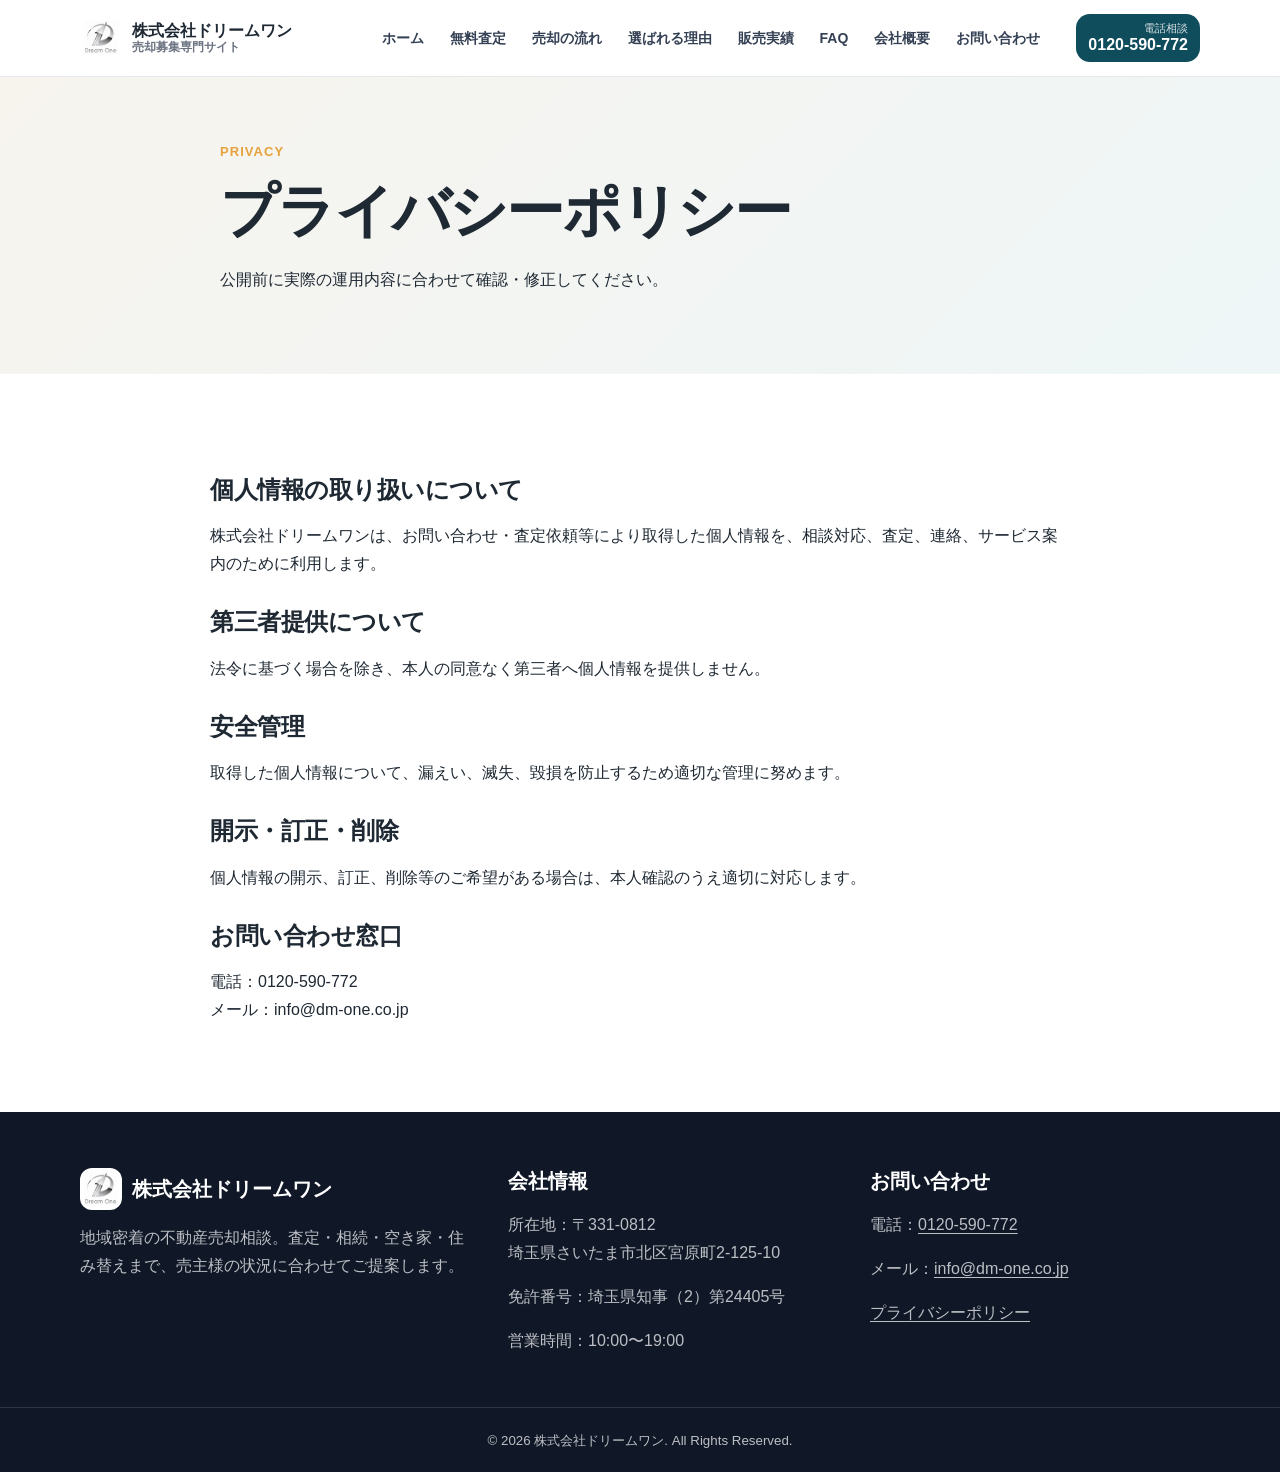
<file: privacy.html>
<!doctype html>
<html lang="ja">

<head>
  <meta charset="utf-8">
  <meta name="viewport" content="width=device-width, initial-scale=1">
  <title>プライバシーポリシー｜売却募集専門の不動産仲介</title>
  <meta name="description" content="個人情報の取り扱いについてのプライバシーポリシー。">
  <meta name="format-detection" content="telephone=no">
  <meta property="og:title" content="プライバシーポリシー｜売却募集専門の不動産仲介">
  <meta property="og:description" content="個人情報の取り扱いについてのプライバシーポリシー。">
  <meta property="og:type" content="website">
  <meta property="og:image" content="assets/img/ogp.svg">
  <link rel="icon" href="assets/img/favicon.png" type="image/svg+xml">
  <link rel="stylesheet" href="assets/css/style.css">
</head>

<body>
  <a class="skip-link" href="#main">本文へ移動</a>

  <header class="site-header">
    <div class="container header-inner">
      <a class="brand" href="index.html" aria-label="ホームへ">
        <span class="brand-mark brand-mark--logo">
          <img src="assets/img/logo.png" alt="会社ロゴ">
        </span>
        <span class="brand-text"><span data-config="companyName">〇〇不動産</span><small>売却募集専門サイト</small></span>
      </a>
      <button class="menu-button" type="button" aria-label="メニューを開く" aria-expanded="false" data-menu-button>
        <span></span><span></span><span></span>
      </button>
      <nav class="global-nav" data-nav>
        <a href="index.html" class="nav-link ">ホーム</a>
        <a href="sell.html" class="nav-link ">無料査定</a>
        <a href="flow.html" class="nav-link ">売却の流れ</a>
        <a href="reason.html" class="nav-link ">選ばれる理由</a>
        <a href="results.html" class="nav-link ">販売実績</a>
        <a href="faq.html" class="nav-link ">FAQ</a>
        <a href="company.html" class="nav-link ">会社概要</a>
        <a href="contact.html" class="nav-link ">お問い合わせ</a>
      </nav>
      <a class="header-tel" href="tel:00000000000" data-config-href="tel"><span>電話相談</span><strong
          data-config="phone">00-0000-0000</strong></a>
    </div>
  </header>
  <main id="main">

    <section class="page-hero">
      <div class="container">
        <p class="eyebrow">PRIVACY</p>
        <h1>プライバシーポリシー</h1>
        <p>公開前に実際の運用内容に合わせて確認・修正してください。</p>
      </div>
    </section>
    <section class="section">
      <div class="container narrow legal-text">
        <h2>個人情報の取り扱いについて</h2>
        <p><span data-config="companyName">〇〇不動産</span>は、お問い合わせ・査定依頼等により取得した個人情報を、相談対応、査定、連絡、サービス案内のために利用します。</p>
        <h2>第三者提供について</h2>
        <p>法令に基づく場合を除き、本人の同意なく第三者へ個人情報を提供しません。</p>
        <h2>安全管理</h2>
        <p>取得した個人情報について、漏えい、滅失、毀損を防止するため適切な管理に努めます。</p>
        <h2>開示・訂正・削除</h2>
        <p>個人情報の開示、訂正、削除等のご希望がある場合は、本人確認のうえ適切に対応します。</p>
        <h2>お問い合わせ窓口</h2>
        <p>電話：<span data-config="phone">00-0000-0000</span><br>メール：<span data-config="email">info@example.com</span></p>
      </div>
    </section>

  </main>
  <footer class="site-footer">
    <div class="container footer-grid">
      <div>
        <div class="footer-brand"><span class="brand-mark brand-mark--logo">
            <img src="assets/img/logo.png" alt="会社ロゴ">
          </span><span data-config="companyName">〇〇不動産</span></div>
        <p class="muted">地域密着の不動産売却相談。査定・相続・空き家・住み替えまで、売主様の状況に合わせてご提案します。</p>
      </div>
      <div>
        <h3>会社情報</h3>
        <p>所在地：<span data-config="address">〇〇県〇〇市〇〇町0-0-0</span></p>
        <p>免許番号：<span data-config="license">〇〇県知事（0）第00000号</span></p>
        <p>営業時間：<span data-config="hours">9:00〜18:00</span></p>
      </div>
      <div>
        <h3>お問い合わせ</h3>
        <p>電話：<a href="tel:00000000000" data-config-href="tel" data-config="phone">00-0000-0000</a></p>
        <p>メール：<a href="mailto:info@example.com" data-config-href="email" data-config="email">info@example.com</a></p>
        <p><a href="privacy.html">プライバシーポリシー</a></p>
      </div>
    </div>
    <div class="footer-bottom">
      <small>© <span data-config="year"></span> <span data-config="companyName">〇〇不動産</span>. All Rights
        Reserved.</small>
    </div>
  </footer>
  <div class="floating-cta" aria-label="固定問い合わせ導線">
    <a href="tel:00000000000" data-config-href="tel">電話</a>
    <a href="contact.html">査定</a>
  </div>

  <script src="assets/js/site-config.js"></script>
  <script src="assets/js/main.js"></script>
</body>

</html>
</file>
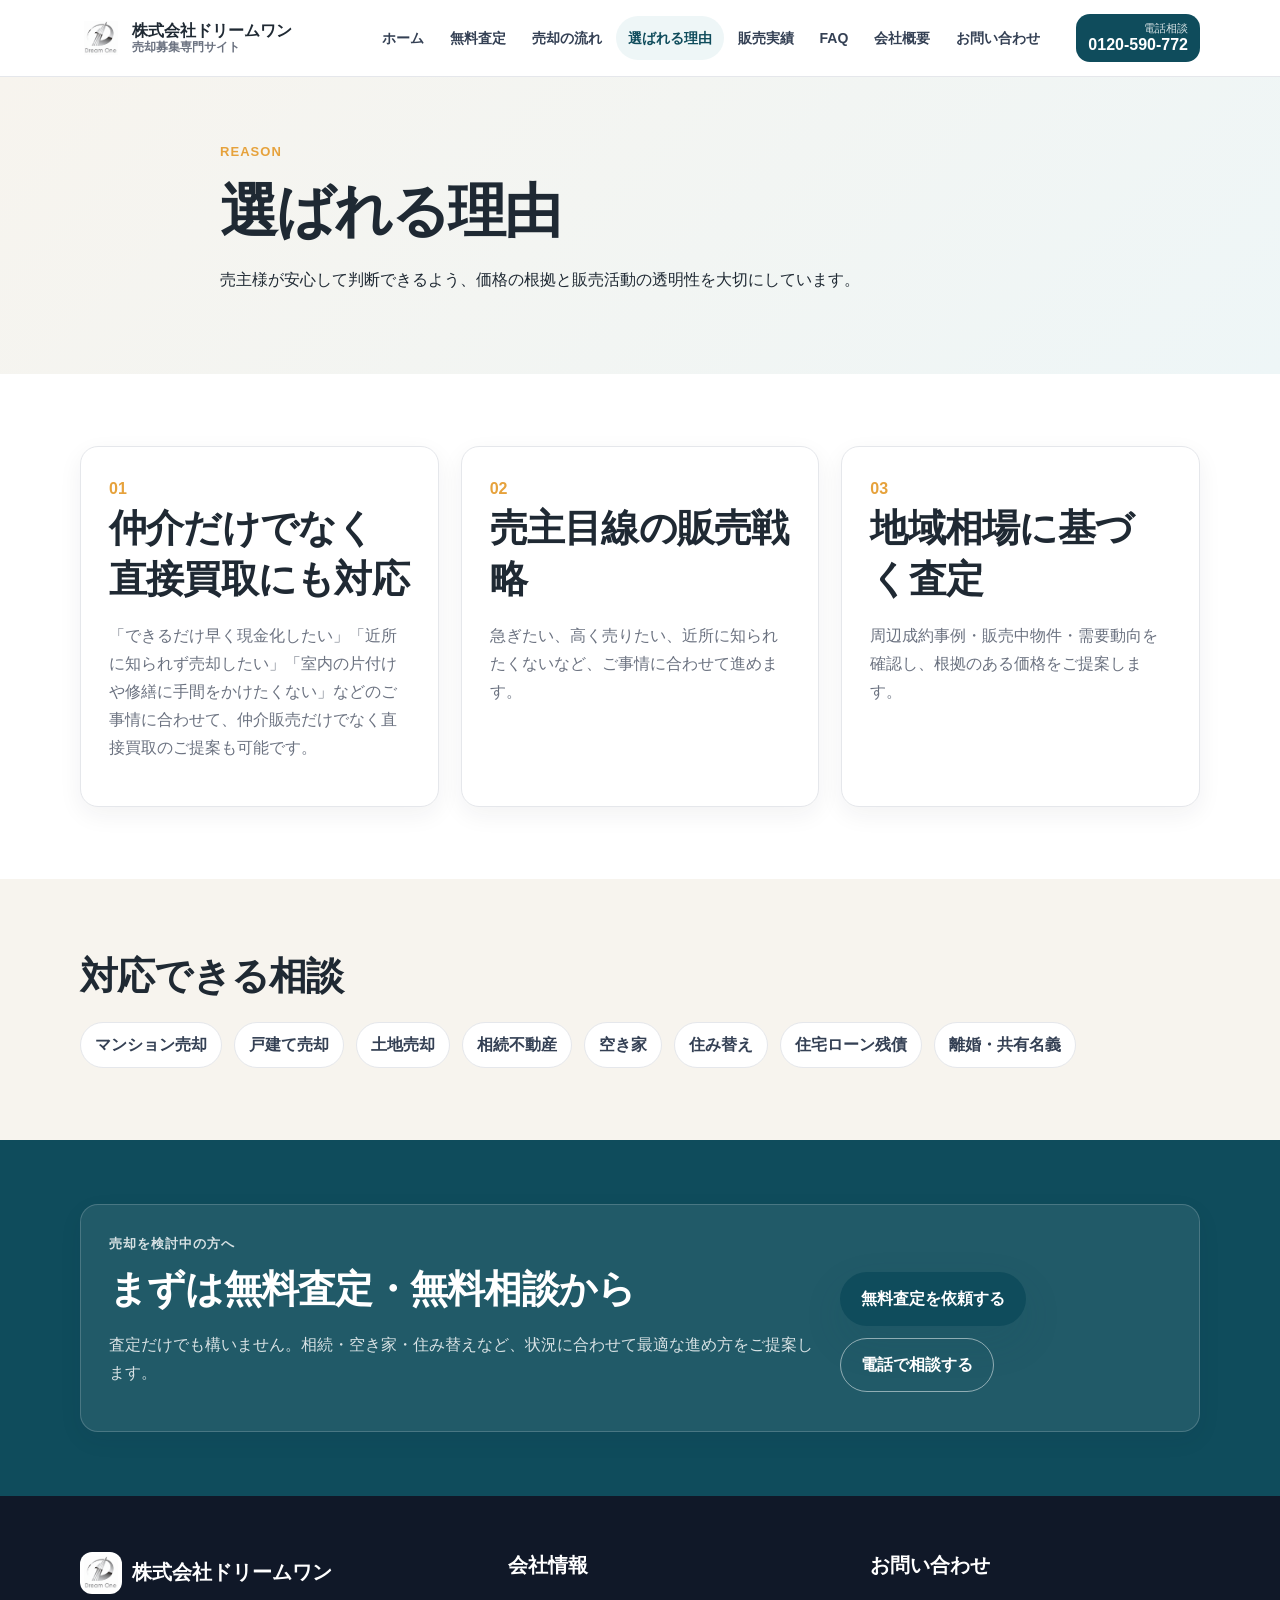
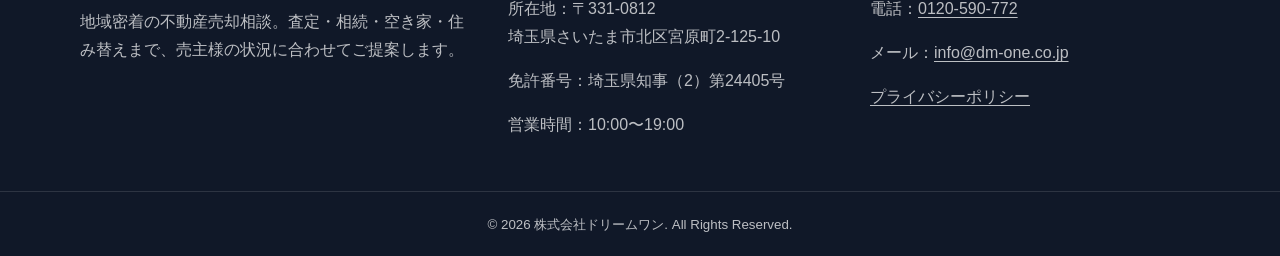
<file: reason.html>
<!doctype html>
<html lang="ja">

<head>
  <meta charset="utf-8">
  <meta name="viewport" content="width=device-width, initial-scale=1">
  <title>選ばれる理由｜売却募集専門の不動産仲介</title>
  <meta name="description" content="地域密着・根拠ある査定・丁寧な販売戦略で売主様に選ばれる理由を紹介。">
  <meta name="format-detection" content="telephone=no">
  <meta property="og:title" content="選ばれる理由｜売却募集専門の不動産仲介">
  <meta property="og:description" content="地域密着・根拠ある査定・丁寧な販売戦略で売主様に選ばれる理由を紹介。">
  <meta property="og:type" content="website">
  <meta property="og:image" content="assets/img/ogp.svg">
  <link rel="icon" href="assets/img/favicon.png" type="image/svg+xml">
  <link rel="stylesheet" href="assets/css/style.css">
</head>

<body>
  <a class="skip-link" href="#main">本文へ移動</a>

  <header class="site-header">
    <div class="container header-inner">
      <a class="brand" href="index.html" aria-label="ホームへ">
        <span class="brand-mark brand-mark--logo">
          <img src="assets/img/logo.png" alt="会社ロゴ">
        </span>
        <span class="brand-text"><span data-config="companyName">〇〇不動産</span><small>売却募集専門サイト</small></span>
      </a>
      <button class="menu-button" type="button" aria-label="メニューを開く" aria-expanded="false" data-menu-button>
        <span></span><span></span><span></span>
      </button>
      <nav class="global-nav" data-nav>
        <a href="index.html" class="nav-link ">ホーム</a>
        <a href="sell.html" class="nav-link ">無料査定</a>
        <a href="flow.html" class="nav-link ">売却の流れ</a>
        <a href="reason.html" class="nav-link is-active">選ばれる理由</a>
        <a href="results.html" class="nav-link ">販売実績</a>
        <a href="faq.html" class="nav-link ">FAQ</a>
        <a href="company.html" class="nav-link ">会社概要</a>
        <a href="contact.html" class="nav-link ">お問い合わせ</a>
      </nav>
      <a class="header-tel" href="tel:00000000000" data-config-href="tel"><span>電話相談</span><strong
          data-config="phone">00-0000-0000</strong></a>
    </div>
  </header>
  <main id="main">

    <section class="page-hero">
      <div class="container">
        <p class="eyebrow">REASON</p>
        <h1>選ばれる理由</h1>
        <p>売主様が安心して判断できるよう、価格の根拠と販売活動の透明性を大切にしています。</p>
      </div>
    </section>
    <section class="section">
      <div class="container card-grid three">
        <article class="card numbered"><span>01</span>
          <h2>仲介だけでなく直接買取にも対応</h2>
          <p>「できるだけ早く現金化したい」「近所に知られず売却したい」「室内の片付けや修繕に手間をかけたくない」などのご事情に合わせて、仲介販売だけでなく直接買取のご提案も可能です。</p>
        </article>
        <article class="card numbered"><span>02</span>
          <h2>売主目線の販売戦略</h2>
          <p>急ぎたい、高く売りたい、近所に知られたくないなど、ご事情に合わせて進めます。</p>
        </article>
        <article class="card numbered"><span>03</span>
          <h2>地域相場に基づく査定</h2>
          <p>周辺成約事例・販売中物件・需要動向を確認し、根拠のある価格をご提案します。</p>
        </article>
      </div>
    </section>
    <section class="section section-soft">
      <div class="container">
        <h2>対応できる相談</h2>
        <div class="tag-list">
          <span>マンション売却</span><span>戸建て売却</span><span>土地売却</span><span>相続不動産</span><span>空き家</span><span>住み替え</span><span>住宅ローン残債</span><span>離婚・共有名義</span>
        </div>
      </div>
    </section>

    <section class="cta-section">
      <div class="container cta-card">
        <div>
          <p class="eyebrow">売却を検討中の方へ</p>
          <h2>まずは無料査定・無料相談から</h2>
          <p>査定だけでも構いません。相続・空き家・住み替えなど、状況に合わせて最適な進め方をご提案します。</p>
        </div>
        <div class="cta-actions">
          <a class="btn btn-primary" href="sell.html">無料査定を依頼する</a>
          <a class="btn btn-outline" href="tel:00000000000" data-config-href="tel">電話で相談する</a>
        </div>
      </div>
    </section>

  </main>
  <footer class="site-footer">
    <div class="container footer-grid">
      <div>
        <div class="footer-brand"><span class="brand-mark brand-mark--logo">
            <img src="assets/img/logo.png" alt="会社ロゴ">
          </span><span data-config="companyName">〇〇不動産</span></div>
        <p class="muted">地域密着の不動産売却相談。査定・相続・空き家・住み替えまで、売主様の状況に合わせてご提案します。</p>
      </div>
      <div>
        <h3>会社情報</h3>
        <p>所在地：<span data-config="address">〇〇県〇〇市〇〇町0-0-0</span></p>
        <p>免許番号：<span data-config="license">〇〇県知事（0）第00000号</span></p>
        <p>営業時間：<span data-config="hours">9:00〜18:00</span></p>
      </div>
      <div>
        <h3>お問い合わせ</h3>
        <p>電話：<a href="tel:00000000000" data-config-href="tel" data-config="phone">00-0000-0000</a></p>
        <p>メール：<a href="mailto:info@example.com" data-config-href="email" data-config="email">info@example.com</a></p>
        <p><a href="privacy.html">プライバシーポリシー</a></p>
      </div>
    </div>
    <div class="footer-bottom">
      <small>© <span data-config="year"></span> <span data-config="companyName">〇〇不動産</span>. All Rights
        Reserved.</small>
    </div>
  </footer>
  <div class="floating-cta" aria-label="固定問い合わせ導線">
    <a href="tel:00000000000" data-config-href="tel">電話</a>
    <a href="contact.html">査定</a>
  </div>

  <script src="assets/js/site-config.js"></script>
  <script src="assets/js/main.js"></script>
</body>

</html>
</file>
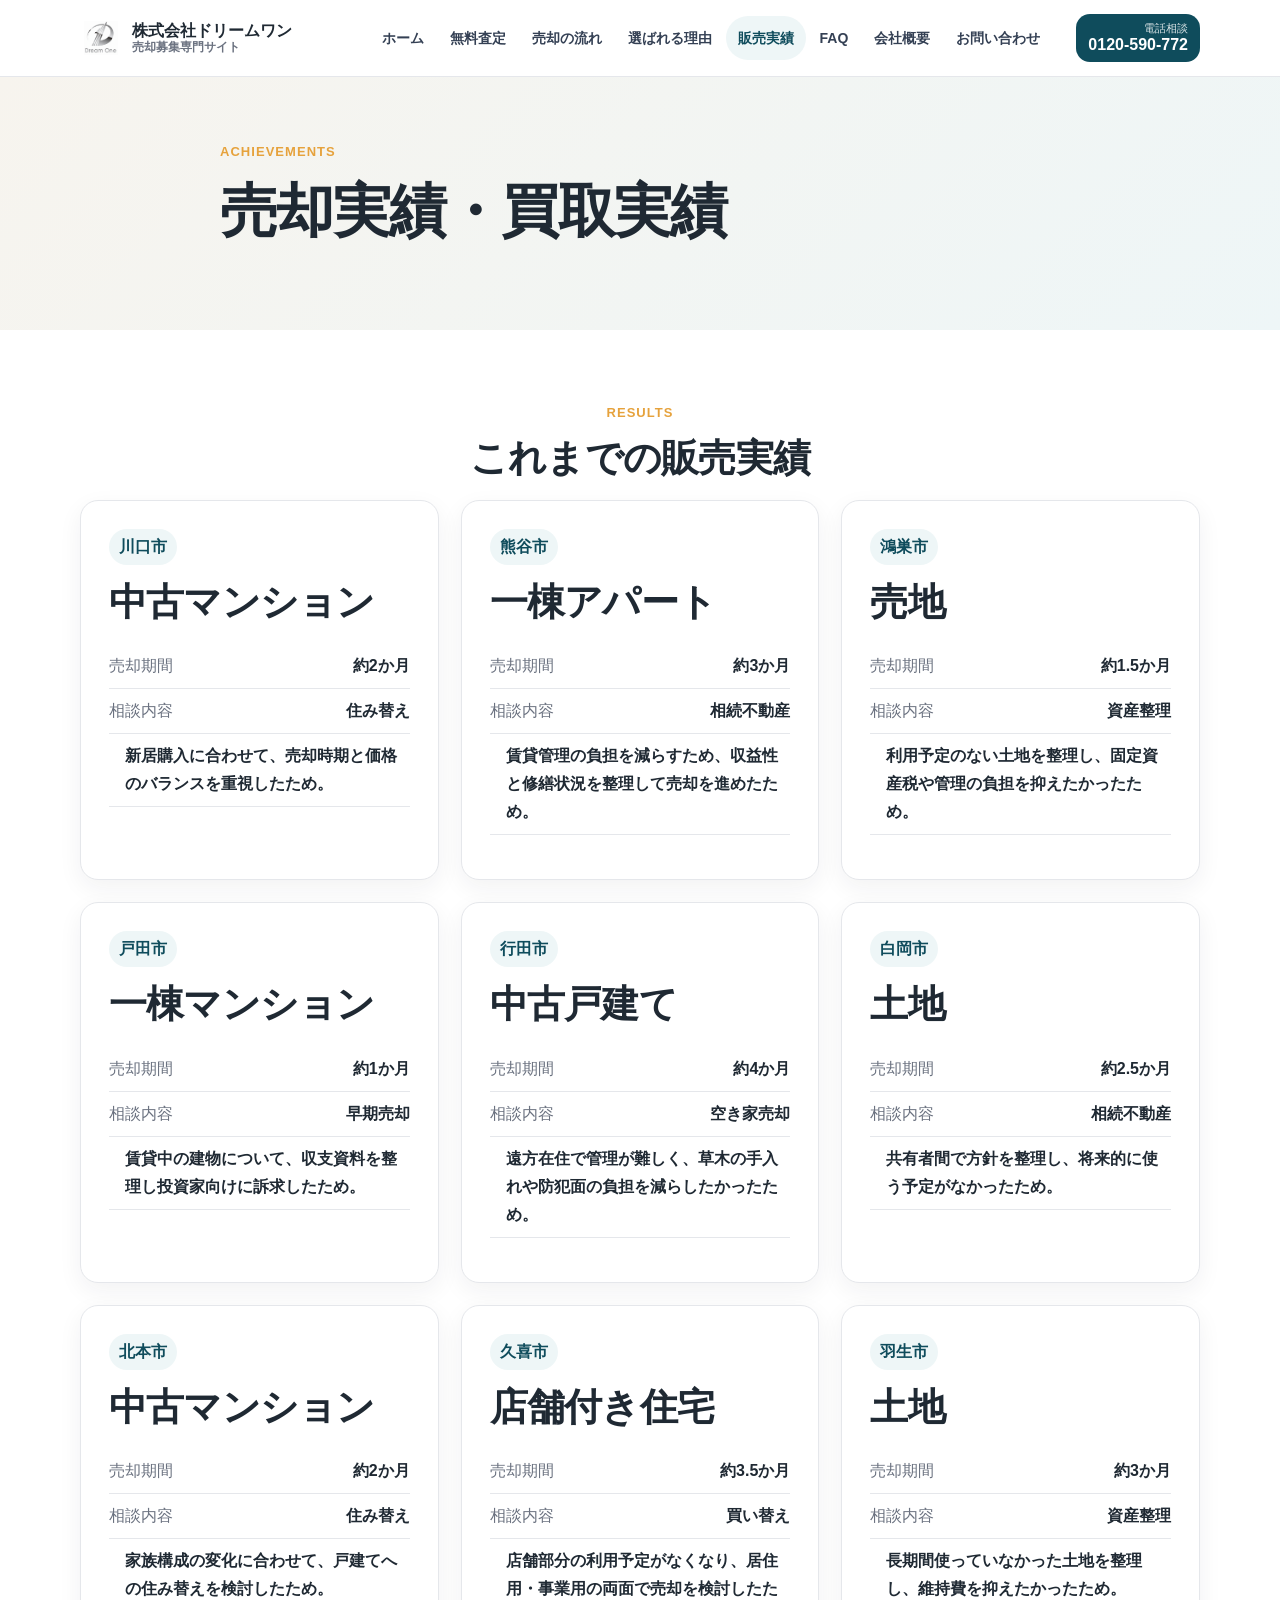
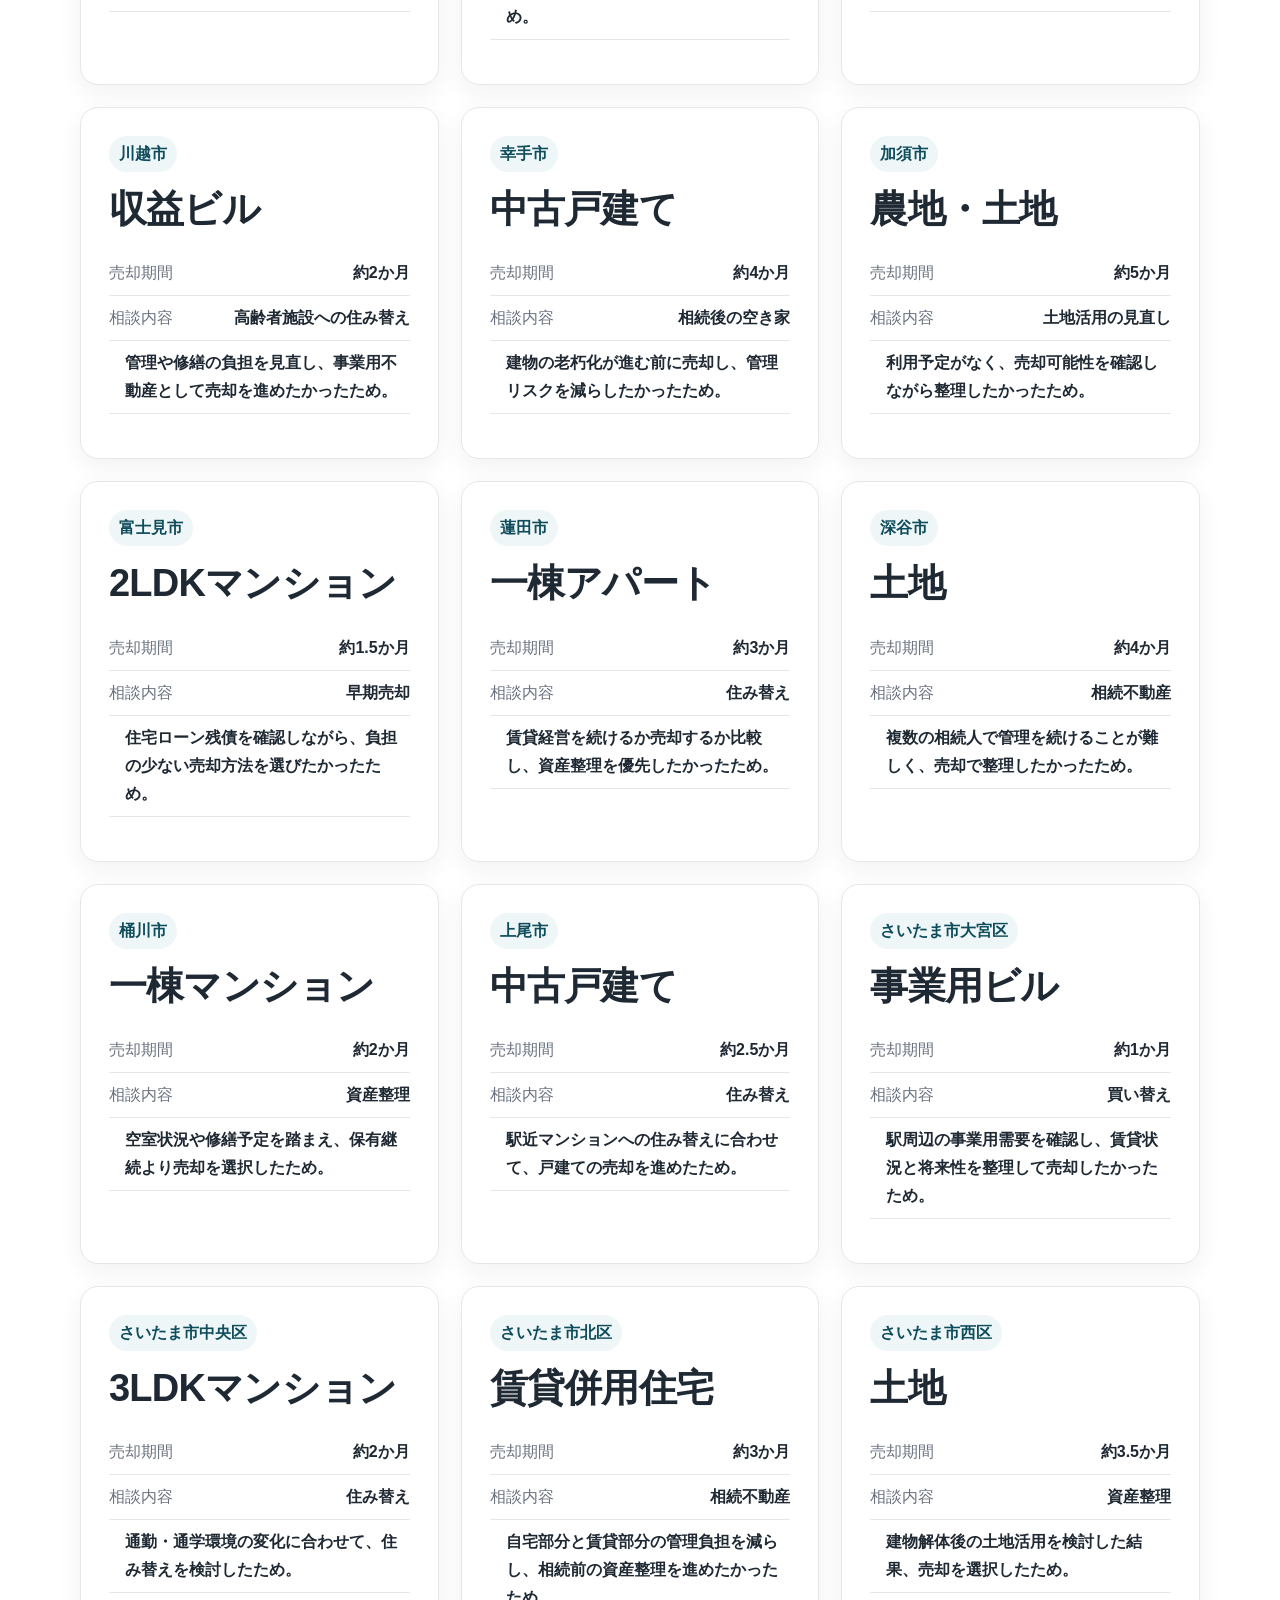
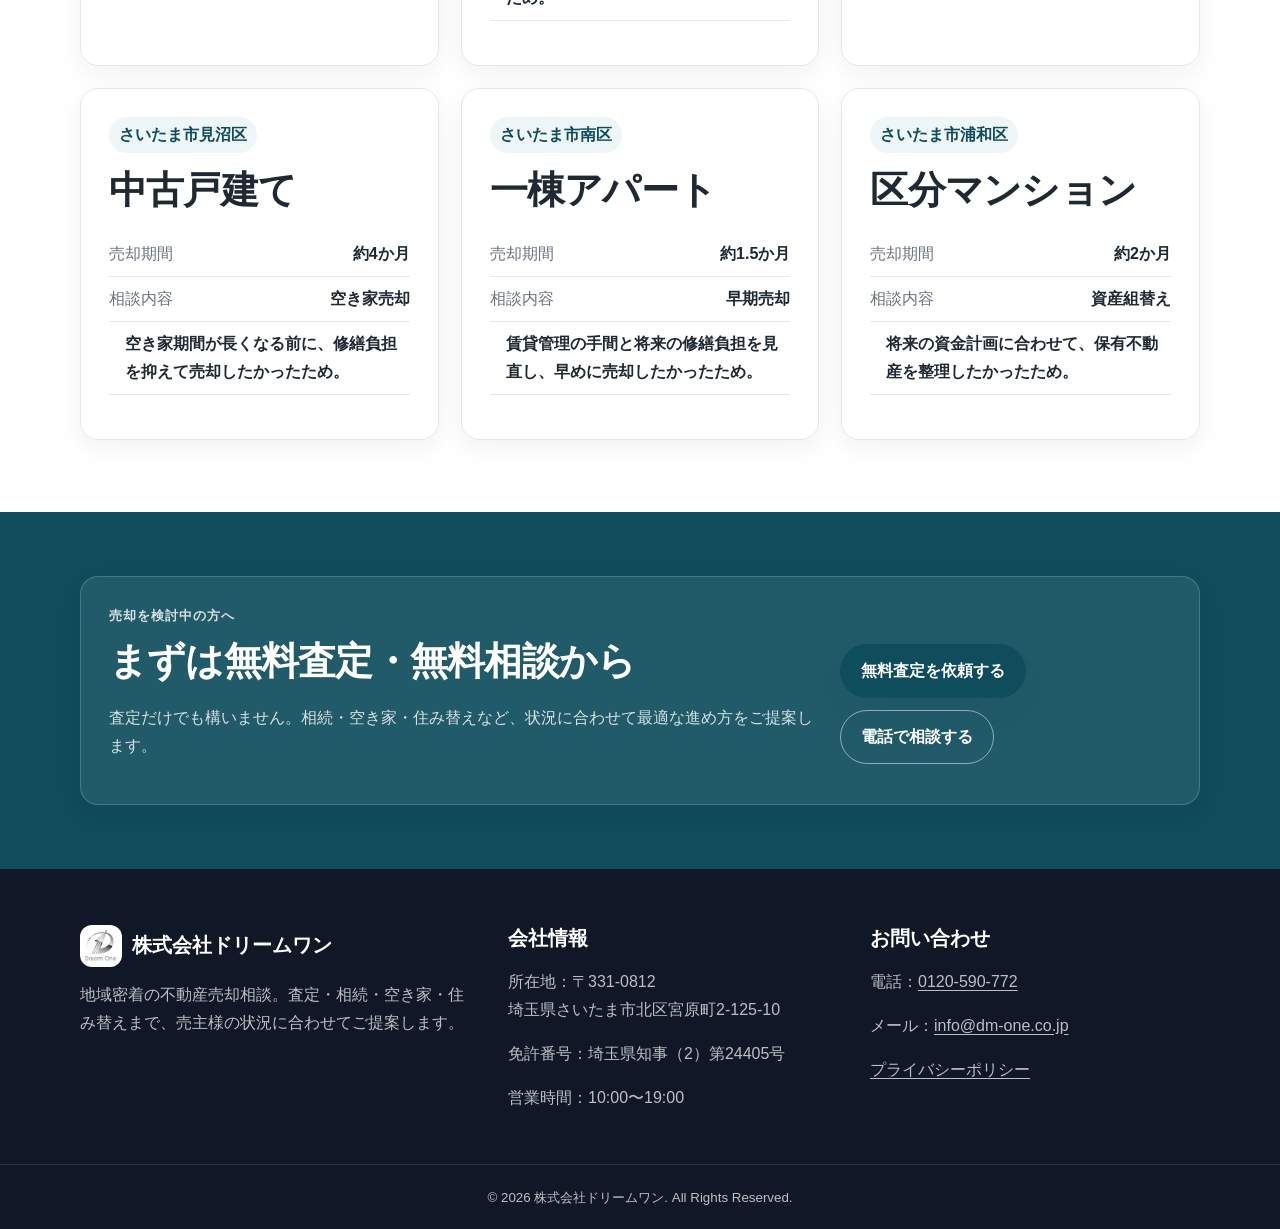
<file: results.html>
<!doctype html>
<html lang="ja">

<head>
  <meta charset="utf-8">
  <meta name="viewport" content="width=device-width, initial-scale=1">
  <title>販売実績｜売却募集専門の不動産仲介</title>
  <meta name="description" content="マンション・戸建て・土地・相続不動産などの販売実績、成約実績を掲載。売却相談の参考にご覧ください。">
  <meta name="format-detection" content="telephone=no">
  <meta property="og:title" content="販売実績｜売却募集専門の不動産仲介">
  <meta property="og:description" content="マンション・戸建て・土地・相続不動産などの販売実績、成約実績を掲載。売却相談の参考にご覧ください。">
  <meta property="og:type" content="website">
  <meta property="og:image" content="assets/img/ogp.svg">
  <link rel="icon" href="assets/img/favicon.png">
  <link rel="stylesheet" href="assets/css/style.css">
</head>

<body>
  <a class="skip-link" href="#main">本文へ移動</a>
  <header class="site-header">
    <div class="container header-inner">
      <a class="brand" href="index.html" aria-label="ホームへ">
        <span class="brand-mark brand-mark--logo">
          <img src="assets/img/logo.png" alt="会社ロゴ">
        </span>
        <span class="brand-text"><span data-config="companyName">〇〇不動産</span><small>売却募集専門サイト</small></span>
      </a>
      <button class="menu-button" type="button" aria-label="メニューを開く" aria-expanded="false" data-menu-button>
        <span></span><span></span><span></span>
      </button>
      <nav class="global-nav" data-nav>
        <a href="index.html" class="nav-link ">ホーム</a>
        <a href="sell.html" class="nav-link ">無料査定</a>
        <a href="flow.html" class="nav-link ">売却の流れ</a>
        <a href="reason.html" class="nav-link ">選ばれる理由</a>
        <a href="results.html" class="nav-link is-active">販売実績</a>
        <a href="faq.html" class="nav-link ">FAQ</a>
        <a href="company.html" class="nav-link ">会社概要</a>
        <a href="contact.html" class="nav-link ">お問い合わせ</a>
      </nav>
      <a class="header-tel" href="tel:00000000000" data-config-href="tel"><span>電話相談</span><strong
          data-config="phone">00-0000-0000</strong></a>
    </div>
  </header>
  <main id="main">
    <section class="page-hero">
      <div class="container">
        <p class="eyebrow">ACHIEVEMENTS</p>
        <h1>売却実績・買取実績</h1>
      </div>
    </section>
    <section class="section">
      <div class="container section-heading">
        <p class="eyebrow">RESULTS</p>
        <h2>これまでの販売実績</h2>
      </div>
      <div class="container card-grid three" data-results-list>
        <!--
      JavaScriptが動かない場合の予備表示です。
      通常は assets/js/results-data.js の内容で自動的に置き換わります。
      JS無効環境でも最低限の実績を見せたい場合だけ、ここも更新してください。
    -->
        <article class="result-card">
          <span>川口市</span>
          <h2>中古マンション</h2>
          <dl>
            <div>
              <dt>売却期間</dt>
              <dd>約2か月</dd>
            </div>
            <div>
              <dt>相談内容</dt>
              <dd>住み替え</dd>
            </div>
            <div>
              <dt>理由</dt>
              <dd>新居購入に合わせて、売却時期と価格のバランスを重視したため。</dd>
            </div>
          </dl>
        </article>
        <article class="result-card">
          <span>熊谷市</span>
          <h2>一棟アパート</h2>
          <dl>
            <div>
              <dt>売却期間</dt>
              <dd>約3か月</dd>
            </div>
            <div>
              <dt>相談内容</dt>
              <dd>相続不動産</dd>
            </div>
            <div>
              <dt>理由</dt>
              <dd>賃貸管理の負担を減らすため、収益性と修繕状況を整理して売却を進めたため。</dd>
            </div>
          </dl>
        </article>
        <article class="result-card">
          <span>鴻巣市</span>
          <h2>売地</h2>
          <dl>
            <div>
              <dt>売却期間</dt>
              <dd>約1.5か月</dd>
            </div>
            <div>
              <dt>相談内容</dt>
              <dd>資産整理</dd>
            </div>
            <div>
              <dt>理由</dt>
              <dd>利用予定のない土地を整理し、固定資産税や管理の負担を抑えたかったため。</dd>
            </div>
          </dl>
        </article>
        <noscript>
          <p class="muted">JavaScriptが無効のため、代表的な実績のみ表示しています。</p>
        </noscript>
      </div>
    </section>
    <section class="cta-section">
      <div class="container cta-card">
        <div>
          <p class="eyebrow">売却を検討中の方へ</p>
          <h2>まずは無料査定・無料相談から</h2>
          <p>査定だけでも構いません。相続・空き家・住み替えなど、状況に合わせて最適な進め方をご提案します。</p>
        </div>
        <div class="cta-actions">
          <a class="btn btn-primary" href="sell.html">無料査定を依頼する</a>
          <a class="btn btn-outline" href="tel:00000000000" data-config-href="tel">電話で相談する</a>
        </div>
      </div>
    </section>
  </main>
  <footer class="site-footer">
    <div class="container footer-grid">
      <div>
        <div class="footer-brand"><span class="brand-mark brand-mark--logo">
            <img src="assets/img/logo.png" alt="会社ロゴ">
          </span><span data-config="companyName">〇〇不動産</span></div>
        <p class="muted">地域密着の不動産売却相談。査定・相続・空き家・住み替えまで、売主様の状況に合わせてご提案します。</p>
      </div>
      <div>
        <h3>会社情報</h3>
        <p>所在地：<span data-config="address">〇〇県〇〇市〇〇町0-0-0</span></p>
        <p>免許番号：<span data-config="license">〇〇県知事（0）第00000号</span></p>
        <p>営業時間：<span data-config="hours">9:00〜18:00</span></p>
      </div>
      <div>
        <h3>お問い合わせ</h3>
        <p>電話：<a href="tel:00000000000" data-config-href="tel" data-config="phone">00-0000-0000</a></p>
        <p>メール：<a href="mailto:info@example.com" data-config-href="email" data-config="email">info@example.com</a></p>
        <p><a href="privacy.html">プライバシーポリシー</a></p>
      </div>
    </div>
    <div class="footer-bottom">
      <small>© <span data-config="year"></span> <span data-config="companyName">〇〇不動産</span>. All Rights
        Reserved.</small>
    </div>
  </footer>
  <div class="floating-cta" aria-label="固定問い合わせ導線">
    <a href="tel:00000000000" data-config-href="tel">電話</a>
    <a href="sell.html">査定</a>
  </div>
  <script src="assets/js/site-config.js"></script>
  <script src="assets/js/results-data.js"></script>
  <script src="assets/js/main.js"></script>
</body>

</html>
</file>
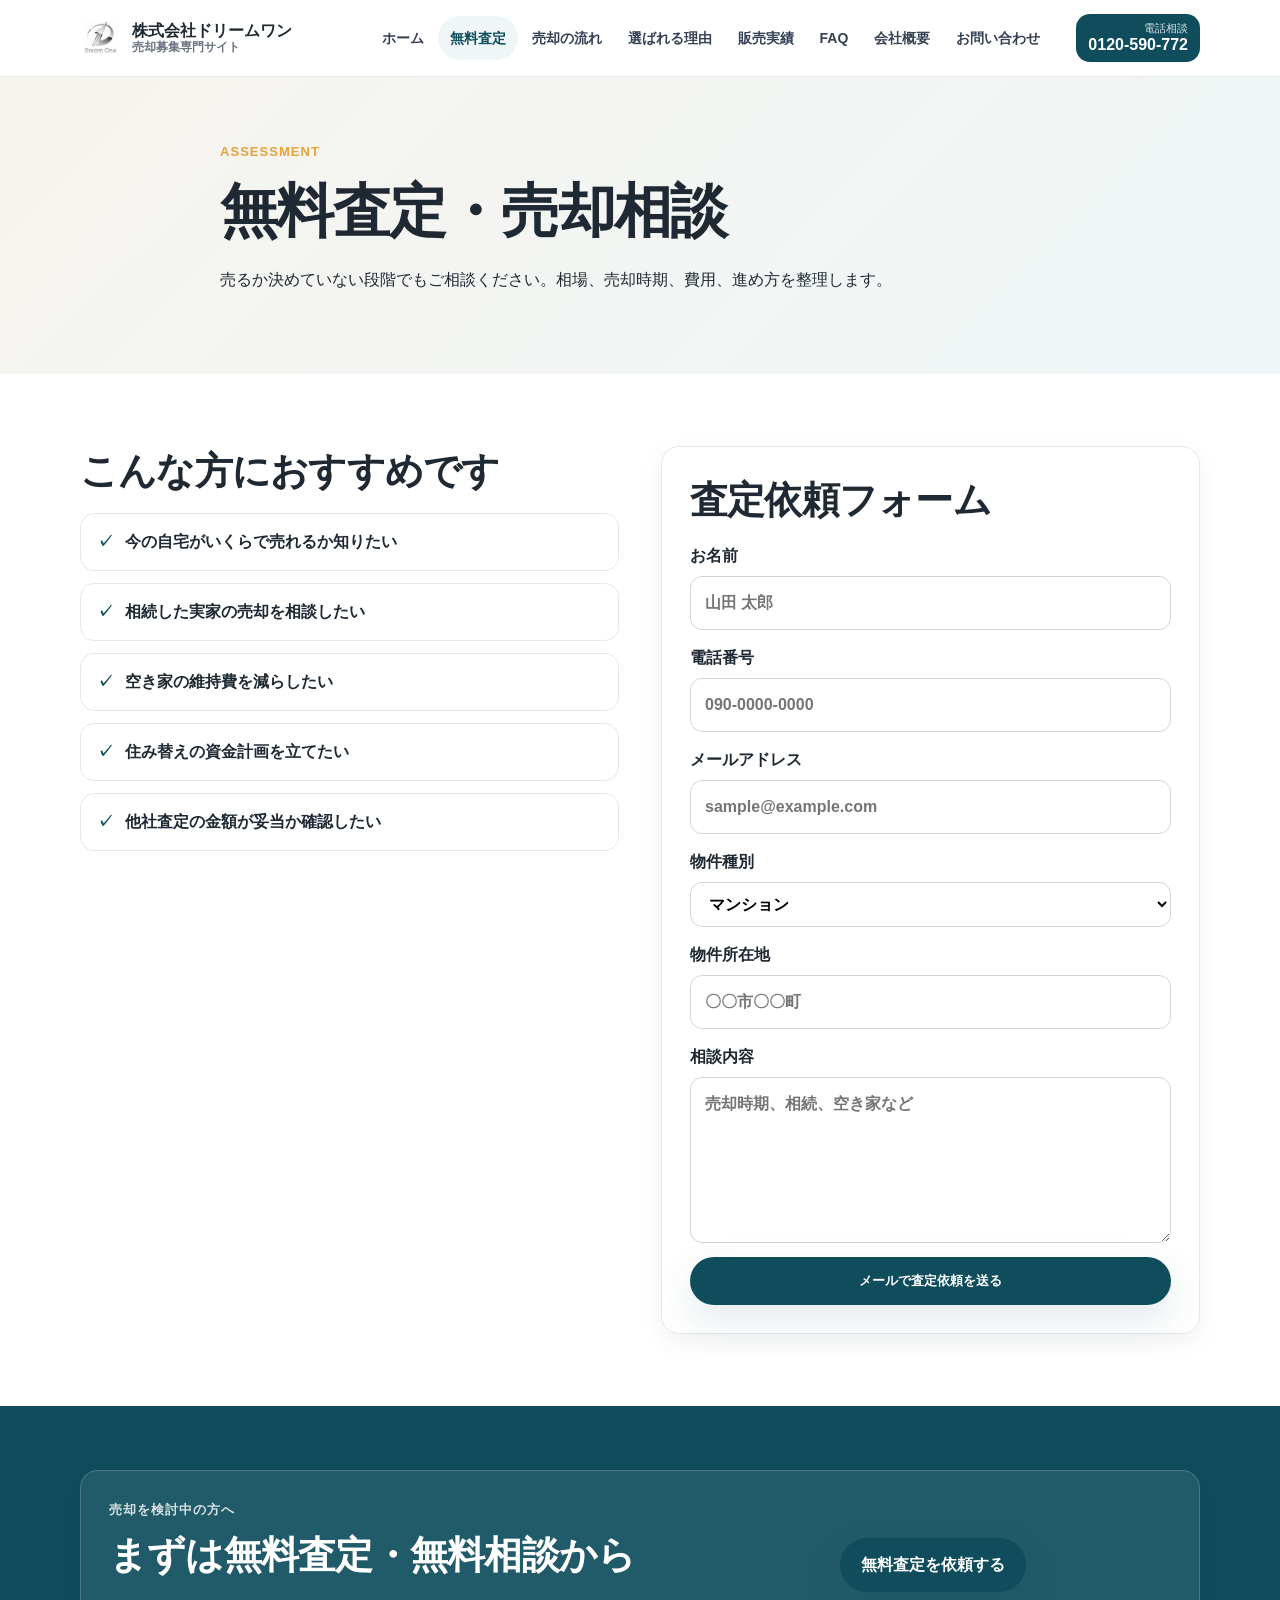
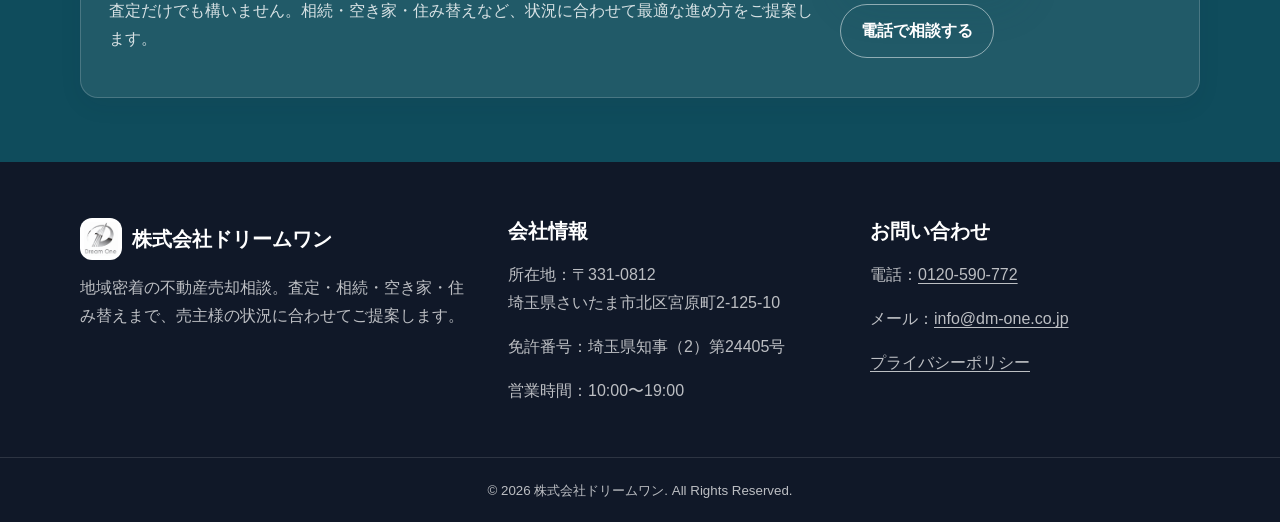
<file: sell.html>
<!doctype html>
<html lang="ja">

<head>
  <meta charset="utf-8">
  <meta name="viewport" content="width=device-width, initial-scale=1">
  <title>無料査定｜売却募集専門の不動産仲介</title>
  <meta name="description" content="不動産売却の無料査定ページ。戸建て・マンション・土地・相続不動産の相談を受け付けています。">
  <meta name="format-detection" content="telephone=no">
  <meta property="og:title" content="無料査定｜売却募集専門の不動産仲介">
  <meta property="og:description" content="不動産売却の無料査定ページ。戸建て・マンション・土地・相続不動産の相談を受け付けています。">
  <meta property="og:type" content="website">
  <meta property="og:image" content="assets/img/ogp.svg">
  <link rel="icon" href="assets/img/favicon.png" type="image/svg+xml">
  <link rel="stylesheet" href="assets/css/style.css">
</head>

<body>
  <a class="skip-link" href="#main">本文へ移動</a>

  <header class="site-header">
    <div class="container header-inner">
      <a class="brand" href="index.html" aria-label="ホームへ">
        <span class="brand-mark brand-mark--logo">
          <img src="assets/img/logo.png" alt="会社ロゴ">
        </span>
        <span class="brand-text"><span data-config="companyName">〇〇不動産</span><small>売却募集専門サイト</small></span>
      </a>
      <button class="menu-button" type="button" aria-label="メニューを開く" aria-expanded="false" data-menu-button>
        <span></span><span></span><span></span>
      </button>
      <nav class="global-nav" data-nav>
        <a href="index.html" class="nav-link ">ホーム</a>
        <a href="sell.html" class="nav-link is-active">無料査定</a>
        <a href="flow.html" class="nav-link ">売却の流れ</a>
        <a href="reason.html" class="nav-link ">選ばれる理由</a>
        <a href="results.html" class="nav-link ">販売実績</a>
        <a href="faq.html" class="nav-link ">FAQ</a>
        <a href="company.html" class="nav-link ">会社概要</a>
        <a href="contact.html" class="nav-link ">お問い合わせ</a>
      </nav>
      <a class="header-tel" href="tel:00000000000" data-config-href="tel"><span>電話相談</span><strong
          data-config="phone">00-0000-0000</strong></a>
    </div>
  </header>
  <main id="main">

    <section class="page-hero">
      <div class="container">
        <p class="eyebrow">ASSESSMENT</p>
        <h1>無料査定・売却相談</h1>
        <p>売るか決めていない段階でもご相談ください。相場、売却時期、費用、進め方を整理します。</p>
      </div>
    </section>
    <section class="section">
      <div class="container split">
        <div>
          <h2>こんな方におすすめです</h2>
          <div class="check-list">
            <p>今の自宅がいくらで売れるか知りたい</p>
            <p>相続した実家の売却を相談したい</p>
            <p>空き家の維持費を減らしたい</p>
            <p>住み替えの資金計画を立てたい</p>
            <p>他社査定の金額が妥当か確認したい</p>
          </div>
        </div>
        <div class="form-card">
          <h2>査定依頼フォーム</h2>
          <form class="contact-form" data-contact-form>
            <label>お名前<input name="name" required placeholder="山田 太郎"></label>
            <label>電話番号<input name="tel" placeholder="090-0000-0000"></label>
            <label>メールアドレス<input name="email" type="email" required placeholder="sample@example.com"></label>
            <label>物件種別<select name="type">
                <option>マンション</option>
                <option>戸建て</option>
                <option>土地</option>
                <option>一棟収益</option>
                <option>その他</option>
              </select></label>
            <label>物件所在地<input name="address" placeholder="〇〇市〇〇町"></label>
            <label>相談内容<textarea name="message" rows="5" placeholder="売却時期、相続、空き家など"></textarea></label>
            <button class="btn btn-primary" type="submit">メールで査定依頼を送る</button>
          </form>
        </div>
      </div>
    </section>

    <section class="cta-section">
      <div class="container cta-card">
        <div>
          <p class="eyebrow">売却を検討中の方へ</p>
          <h2>まずは無料査定・無料相談から</h2>
          <p>査定だけでも構いません。相続・空き家・住み替えなど、状況に合わせて最適な進め方をご提案します。</p>
        </div>
        <div class="cta-actions">
          <a class="btn btn-primary" href="sell.html">無料査定を依頼する</a>
          <a class="btn btn-outline" href="tel:00000000000" data-config-href="tel">電話で相談する</a>
        </div>
      </div>
    </section>

  </main>
  <footer class="site-footer">
    <div class="container footer-grid">
      <div>
        <div class="footer-brand"><span class="brand-mark brand-mark--logo">
            <img src="assets/img/logo.png" alt="会社ロゴ">
          </span><span data-config="companyName">〇〇不動産</span></div>
        <p class="muted">地域密着の不動産売却相談。査定・相続・空き家・住み替えまで、売主様の状況に合わせてご提案します。</p>
      </div>
      <div>
        <h3>会社情報</h3>
        <p>所在地：<span data-config="address">〇〇県〇〇市〇〇町0-0-0</span></p>
        <p>免許番号：<span data-config="license">〇〇県知事（0）第00000号</span></p>
        <p>営業時間：<span data-config="hours">9:00〜18:00</span></p>
      </div>
      <div>
        <h3>お問い合わせ</h3>
        <p>電話：<a href="tel:00000000000" data-config-href="tel" data-config="phone">00-0000-0000</a></p>
        <p>メール：<a href="mailto:info@example.com" data-config-href="email" data-config="email">info@example.com</a></p>
        <p><a href="privacy.html">プライバシーポリシー</a></p>
      </div>
    </div>
    <div class="footer-bottom">
      <small>© <span data-config="year"></span> <span data-config="companyName">〇〇不動産</span>. All Rights
        Reserved.</small>
    </div>
  </footer>
  <div class="floating-cta" aria-label="固定問い合わせ導線">
    <a href="tel:00000000000" data-config-href="tel">電話</a>
    <a href="contact.html">査定</a>
  </div>

  <script src="assets/js/site-config.js"></script>
  <script src="assets/js/main.js"></script>
</body>

</html>
</file>
<file: assets/css/style.css>
/* =========================================================
   売却募集専門サイト 共通CSS
   変更しやすいように、色・余白・角丸はここで一括管理
========================================================= */
:root {
  --color-main: #0f4c5c;
  --color-main-dark: #0a3540;
  --color-accent: #e6a23c;
  --color-bg: #f7f4ee;
  --color-soft: #eef6f7;
  --color-text: #1f2933;
  --color-muted: #6b7280;
  --color-border: #e5e7eb;
  --color-white: #ffffff;
  --shadow: 0 16px 40px rgba(15, 76, 92, .12);
  --radius: 18px;
  --container: 1120px;
  --header-height: 76px;
}

* {
  box-sizing: border-box;
}

html {
  scroll-behavior: smooth;
}

body {
  margin: 0;
  color: var(--color-text);
  font-family: -apple-system, BlinkMacSystemFont, "Hiragino Sans", "Yu Gothic", "YuGothic", "Noto Sans JP", sans-serif;
  line-height: 1.75;
  background: var(--color-white);
}

a {
  color: inherit;
  text-decoration: none;
}

img {
  max-width: 100%;
  height: auto;
  display: block;
}

.container {
  width: min(calc(100% - 32px), var(--container));
  margin-inline: auto;
}

.skip-link {
  position: absolute;
  left: -999px;
  top: 0;
  background: var(--color-main);
  color: #fff;
  padding: 8px;
  z-index: 999;
}

.skip-link:focus {
  left: 8px;
}

.site-header {
  position: sticky;
  top: 0;
  z-index: 100;
  background: rgba(255, 255, 255, .94);
  backdrop-filter: blur(10px);
  border-bottom: 1px solid var(--color-border);
}

.header-inner {
  min-height: var(--header-height);
  display: flex;
  align-items: center;
  gap: 24px;
}

.brand {
  display: inline-flex;
  align-items: center;
  gap: 10px;
  font-weight: 800;
  white-space: nowrap;
}

.brand-mark {
  display: inline-grid;
  place-items: center;
  width: 42px;
  height: 42px;
  border-radius: 12px;
  color: #fff;
  background: var(--color-main);
  font-weight: 900;
}

.brand-mark--logo {
  background: #fff;
  padding: 4px;
  overflow: hidden;
}

.brand-mark--logo img {
  display: block;
  width: 100%;
  height: 100%;
  object-fit: contain;
}

.brand-text {
  display: flex;
  flex-direction: column;
  line-height: 1.2;
}

.brand-text small {
  color: var(--color-muted);
  font-size: 12px;
  font-weight: 600;
}

.global-nav {
  margin-left: auto;
  display: flex;
  align-items: center;
  gap: 2px;
}

.nav-link {
  padding: 10px 12px;
  border-radius: 999px;
  font-size: 14px;
  font-weight: 700;
  color: #344054;
}

.nav-link:hover,
.nav-link.is-active {
  background: var(--color-soft);
  color: var(--color-main);
}

.header-tel {
  display: flex;
  flex-direction: column;
  align-items: flex-end;
  padding: 8px 12px;
  border-radius: 14px;
  background: var(--color-main);
  color: #fff;
  line-height: 1.2;
}

.header-tel span {
  font-size: 11px;
  opacity: .85;
}

.header-tel strong {
  font-size: 16px;
}

.menu-button {
  display: none;
  width: 44px;
  height: 44px;
  border: 0;
  background: transparent;
  margin-left: auto;
}

.menu-button span {
  display: block;
  width: 24px;
  height: 2px;
  background: var(--color-main);
  margin: 5px auto;
}

.hero {
  padding: 72px 0 56px;
  background: linear-gradient(135deg, #f7f4ee 0%, #eef6f7 100%);
  overflow: hidden;
}

.hero-grid {
  display: grid;
  grid-template-columns: 1.05fr .95fr;
  align-items: center;
  gap: 48px;
}

.eyebrow {
  color: var(--color-accent);
  font-weight: 900;
  letter-spacing: .08em;
  margin: 0 0 8px;
  font-size: 13px;
}

h1,
h2,
h3 {
  line-height: 1.35;
  margin: 0 0 16px;
}

h1 {
  font-size: clamp(34px, 5vw, 58px);
  letter-spacing: -.03em;
}

h2 {
  font-size: clamp(26px, 3.2vw, 38px);
  letter-spacing: -.02em;
}

h3 {
  font-size: 20px;
}

p {
  margin: 0 0 16px;
}

.lead {
  font-size: 18px;
  color: #475467;
}

.hero-actions,
.cta-actions {
  display: flex;
  gap: 12px;
  flex-wrap: wrap;
  margin-top: 28px;
}

.btn {
  display: inline-flex;
  justify-content: center;
  align-items: center;
  min-height: 48px;
  padding: 12px 20px;
  border-radius: 999px;
  font-weight: 800;
  border: 1px solid transparent;
  transition: .2s ease;
}

.btn-primary {
  background: var(--color-main);
  color: #fff;
  box-shadow: var(--shadow);
}

.btn-primary:hover {
  background: var(--color-main-dark);
  transform: translateY(-1px);
}

.btn-secondary {
  background: #fff;
  color: var(--color-main);
  border-color: #cfe2e5;
}

.btn-outline {
  color: #fff;
  border-color: rgba(255, 255, 255, .5);
}

.trust-list {
  list-style: none;
  padding: 0;
  margin: 28px 0 0;
  display: flex;
  gap: 10px;
  flex-wrap: wrap;
}

.trust-list li,
.tag-list span {
  background: #fff;
  border: 1px solid var(--color-border);
  border-radius: 999px;
  padding: 8px 14px;
  font-weight: 700;
  color: #344054;
}

.hero-panel {
  position: relative;
}

.hero-panel img {
  width: 100%;
  border-radius: 28px;
  box-shadow: var(--shadow);
  background: #fff;
}

.assessment-box {
  position: absolute;
  right: 18px;
  bottom: 18px;
  background: #fff;
  border-radius: var(--radius);
  padding: 18px;
  box-shadow: var(--shadow);
  display: flex;
  flex-direction: column;
  min-width: 180px;
}

.assessment-box span {
  color: var(--color-accent);
  font-weight: 900;
}

.assessment-box strong {
  font-size: 22px;
}

.assessment-box small {
  color: var(--color-muted);
}

.section {
  padding: 72px 0;
}

.section-soft {
  background: var(--color-bg);
}

.section-heading {
  text-align: center;
  max-width: 760px;
}

.card-grid {
  display: grid;
  gap: 22px;
}

.card-grid.three {
  grid-template-columns: repeat(3, 1fr);
}

.card,
.result-card,
.form-card,
.cta-card,
.map-placeholder {
  background: #fff;
  border: 1px solid var(--color-border);
  border-radius: var(--radius);
  padding: 28px;
  box-shadow: 0 8px 24px rgba(31, 41, 51, .06);
}

.card p,
.result-card p {
  color: var(--color-muted);
}

.numbered span,
.timeline span,
.steps span {
  color: var(--color-accent);
  font-weight: 900;
}

.split {
  display: grid;
  grid-template-columns: 1fr 1fr;
  gap: 42px;
  align-items: start;
}

.check-list {
  display: grid;
  gap: 12px;
}

.check-list p {
  position: relative;
  padding: 14px 16px 14px 44px;
  background: #fff;
  border: 1px solid var(--color-border);
  border-radius: 14px;
  margin: 0;
  font-weight: 700;
}

.check-list p::before {
  content: "✓";
  position: absolute;
  left: 16px;
  color: var(--color-main);
  font-weight: 900;
}

.text-link {
  color: var(--color-main);
  font-weight: 900;
}

.steps {
  display: grid;
  grid-template-columns: repeat(4, 1fr);
  gap: 18px;
}

.steps div {
  padding: 24px;
  border-radius: var(--radius);
  background: #fff;
  border: 1px solid var(--color-border);
}

.page-hero {
  padding: 64px 0;
  background: linear-gradient(135deg, #f7f4ee 0%, #eef6f7 100%);
}

.page-hero .container {
  max-width: 840px;
}

.timeline {
  display: grid;
  gap: 16px;
}

.timeline article {
  padding: 28px;
  border-radius: var(--radius);
  border: 1px solid var(--color-border);
  background: #fff;
}

.tag-list {
  display: flex;
  gap: 12px;
  flex-wrap: wrap;
  margin-top: 20px;
}

.result-card span {
  display: inline-block;
  color: var(--color-main);
  background: var(--color-soft);
  border-radius: 999px;
  padding: 4px 10px;
  font-weight: 900;
  margin-bottom: 12px;
}

dl {
  margin: 0 0 16px;
}

dl div {
  display: flex;
  justify-content: space-between;
  border-bottom: 1px solid var(--color-border);
  padding: 8px 0;
  gap: 16px;
}

dt {
  color: var(--color-muted);
}

dd {
  margin: 0;
  font-weight: 800;
}

.faq-list {
  max-width: 860px;
}

details {
  background: #fff;
  border: 1px solid var(--color-border);
  border-radius: 16px;
  padding: 20px 24px;
  margin-bottom: 14px;
}

summary {
  cursor: pointer;
  font-weight: 900;
  font-size: 18px;
}

details p {
  margin-top: 12px;
  color: var(--color-muted);
}

.company-table {
  width: 100%;
  border-collapse: collapse;
  background: #fff;
  border-radius: var(--radius);
  overflow: hidden;
  border: 1px solid var(--color-border);
}

.company-table th,
.company-table td {
  padding: 16px;
  border-bottom: 1px solid var(--color-border);
  text-align: left;
  vertical-align: top;
}

.company-table th {
  width: 34%;
  background: var(--color-soft);
  color: var(--color-main);
}

.map-placeholder {
  min-height: 320px;
  display: grid;
  place-items: center;
  text-align: center;
  background: repeating-linear-gradient(45deg, #f8fafc, #f8fafc 10px, #eef2f7 10px, #eef2f7 20px);
}

.map-wrap {
  width: 100%;
  overflow: hidden;
  border-radius: 18px;
  box-shadow: 0 12px 32px rgba(15, 23, 42, 0.08);
}

.map-wrap iframe {
  display: block;
  width: 100%;
  min-height: 360px;
}

.contact-form {
  display: grid;
  gap: 14px;
}

.contact-form label {
  display: grid;
  gap: 6px;
  font-weight: 800;
}

input,
select,
textarea {
  width: 100%;
  border: 1px solid #d0d5dd;
  border-radius: 12px;
  padding: 12px 14px;
  font: inherit;
  background: #fff;
}

textarea {
  resize: vertical;
}

.muted {
  color: var(--color-muted);
}

.narrow {
  max-width: 860px;
}

.legal-text h2 {
  font-size: 24px;
  margin-top: 28px;
}

.cta-section {
  padding: 64px 0;
  background: var(--color-main);
  color: #fff;
}

.cta-card {
  display: flex;
  justify-content: space-between;
  gap: 24px;
  align-items: center;
  background: rgba(255, 255, 255, .08);
  border-color: rgba(255, 255, 255, .18);
  color: #fff;
}

.cta-card p {
  color: rgba(255, 255, 255, .82);
}

.site-footer {
  background: #101828;
  color: #fff;
  padding: 56px 0 0;
}

.footer-grid {
  display: grid;
  grid-template-columns: 1.2fr 1fr 1fr;
  gap: 32px;
}

.footer-brand {
  display: flex;
  align-items: center;
  gap: 10px;
  font-weight: 900;
  font-size: 20px;
  margin-bottom: 14px;
}

.site-footer .muted,
.site-footer p {
  color: rgba(255, 255, 255, .72);
}

.site-footer a {
  text-decoration: underline;
  text-underline-offset: 3px;
}

.footer-bottom {
  border-top: 1px solid rgba(255, 255, 255, .12);
  margin-top: 36px;
  padding: 18px;
  text-align: center;
  color: rgba(255, 255, 255, .72);
}

.floating-cta {
  position: fixed;
  right: 16px;
  bottom: 16px;
  z-index: 101;
  display: none;
  box-shadow: var(--shadow);
  border-radius: 999px;
  overflow: hidden;
}

.floating-cta a {
  background: var(--color-main);
  color: #fff;
  padding: 12px 14px;
  font-weight: 900;
  border-right: 1px solid rgba(255, 255, 255, .18);
}

[data-config="address"],
[data-config="branchInfo"],
[data-config="businessDescription"],
[data-config="associations"],
[data-config="guaranteeAssociation"],
[data-config="legalAdvisor"] {
  white-space: pre-line;
}

@media (max-width: 980px) {
  .menu-button {
    display: block;
  }

  .global-nav {
    position: absolute;
    left: 16px;
    right: 16px;
    top: calc(var(--header-height) + 8px);
    display: none;
    flex-direction: column;
    align-items: stretch;
    background: #fff;
    padding: 12px;
    border: 1px solid var(--color-border);
    border-radius: 18px;
    box-shadow: var(--shadow);
  }

  .global-nav.is-open {
    display: flex;
  }

  .header-tel {
    display: none;
  }

  .hero-grid,
  .split {
    grid-template-columns: 1fr;
  }

  .card-grid.three,
  .steps,
  .footer-grid {
    grid-template-columns: 1fr;
  }

  .cta-card {
    flex-direction: column;
    align-items: flex-start;
  }

  .floating-cta {
    display: flex;
  }
}

@media (max-width: 560px) {
  .container {
    width: min(calc(100% - 24px), var(--container));
  }

  .hero,
  .section,
  .page-hero {
    padding: 48px 0;
  }

  h1 {
    font-size: 34px;
  }

  .btn {
    width: 100%;
  }

  .hero-actions,
  .cta-actions {
    width: 100%;
  }

  .assessment-box {
    position: static;
    margin-top: 12px;
  }

  .brand-text small {
    display: none;
  }
}
</file>
